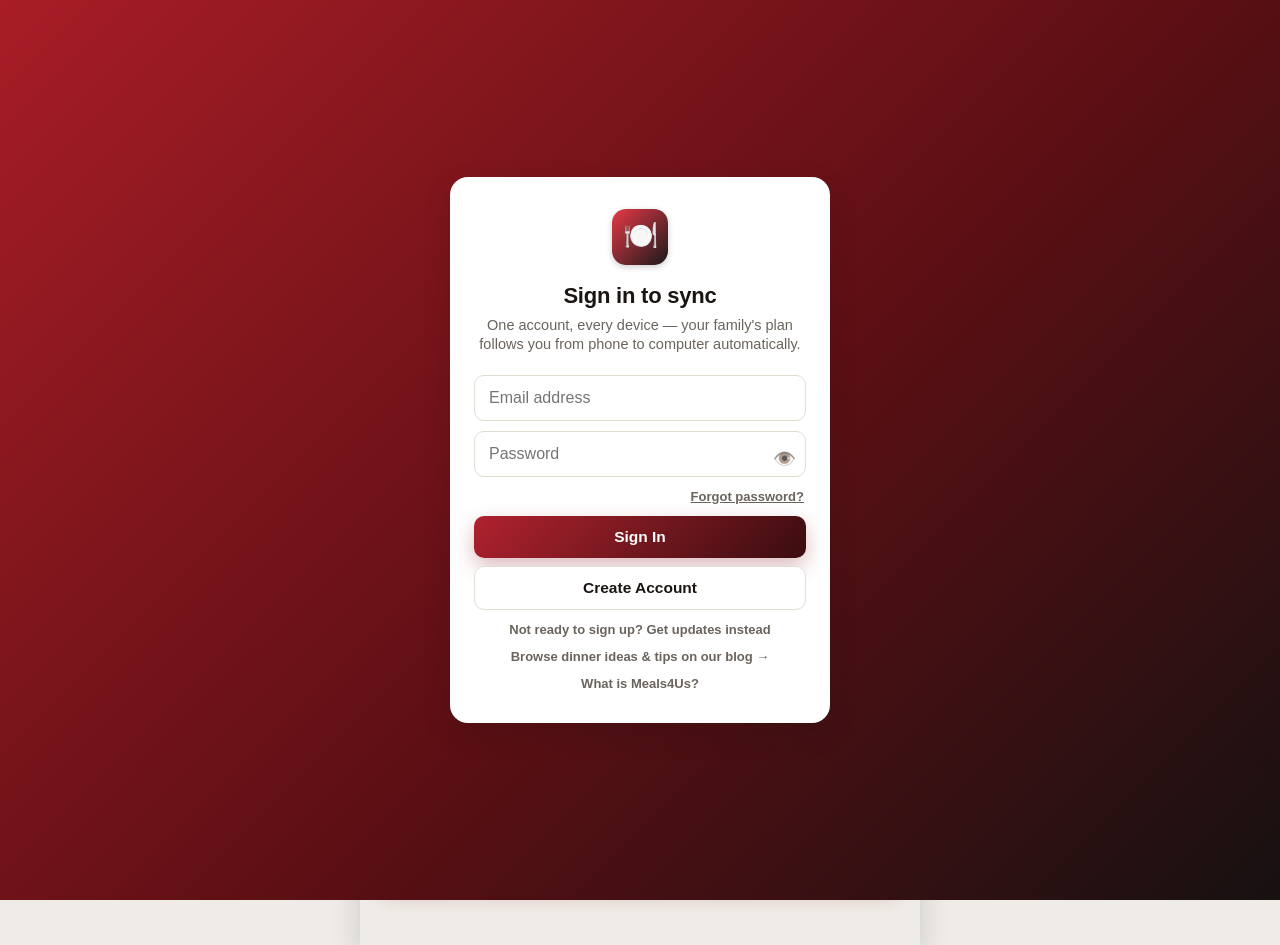
<file: index.html>
<!DOCTYPE html>
<html lang="en">
<head>
<meta charset="UTF-8" />
<meta name="viewport" content="width=device-width, initial-scale=1, maximum-scale=1" />
<title>Meals4Us — Weekly Family Meal Planner</title>
<meta name="description" content="Tell us about your family's food and Meals4Us builds a weekly meal plan and grocery list for you." />
<meta name="theme-color" content="#3A0D10" />
<!-- Social preview tags — without these, Facebook/etc fell back to the app icon,
     which draws its plate emoji as inline SVG <text>. Browsers render that fine,
     but Facebook's own image-scraping pipeline doesn't have a color-emoji font,
     so it rendered the emoji's raw Unicode codepoint ("1F37D") as text instead of
     the emoji itself. A plain PNG made for this purpose sidesteps that entirely. -->
<meta property="og:type" content="website" />
<link rel="canonical" href="https://meals4us.com/" />
<meta property="og:url" content="https://meals4us.com/" />
<meta property="og:title" content="Meals4Us — Weekly Family Meal Planner" />
<meta property="og:description" content="Tell us about your family's food and Meals4Us builds a weekly meal plan and grocery list for you." />
<meta property="og:image" content="https://meals4us.com/social-card.png" />
<meta property="og:image:width" content="1200" />
<meta property="og:image:height" content="630" />
<meta name="twitter:card" content="summary_large_image" />
<meta name="twitter:title" content="Meals4Us — Weekly Family Meal Planner" />
<meta name="twitter:description" content="Tell us about your family's food and Meals4Us builds a weekly meal plan and grocery list for you." />
<meta name="twitter:image" content="https://meals4us.com/social-card.png" />
<link rel="manifest" href="manifest.webmanifest" />
<link rel="icon" href="icon.svg" type="image/svg+xml" />
<link rel="apple-touch-icon" href="icon.svg" />
<link rel="stylesheet" href="styles.css" />
</head>
<body>

<div class="app-shell">

  <header class="app-header">
    <div class="brand">
      <img src="icon.svg" alt="" class="brand-mark" />
      <span class="brand-name">Meals<span>4</span>Us</span>
    </div>
    <div class="account-strip hidden" id="account-strip">
      <span id="account-email"></span>
      <span id="trial-badge" class="hidden"></span>
      <button type="button" id="btn-manage-billing" class="hidden">Manage billing</button>
      <a href="/blog/" class="strip-link" title="Dinner ideas and meal-planning tips">Blog</a>
      <button type="button" id="btn-welcome-tour" title="See everything Meals4Us can do">Tour</button>
      <button type="button" id="btn-sign-out">Sign out</button>
      <button type="button" id="btn-delete-account" class="strip-delete">Delete account</button>
    </div>
    <ol class="progress" id="progress" aria-label="Steps">
      <li data-step="1" class="active">Family</li>
      <li data-step="2">Profile</li>
      <li data-step="3">This Week</li>
      <li data-step="4">Grocery</li>
    </ol>
  </header>

  <!-- Auth gate: shown until she's signed in, so her data can sync to her account
       instead of staying stuck in one browser's storage. -->
  <div class="auth-gate hidden" id="auth-gate">
    <div class="auth-card">
      <img src="icon.svg" alt="" class="auth-icon" />

      <div id="auth-main">
      <h1>Sign in to sync</h1>
      <p class="subtitle">One account, every device — your family's plan follows you from phone to computer automatically.</p>

      <input type="email" id="auth-email" class="auth-input" placeholder="Email address" autocomplete="email" />
      <input type="password" id="auth-password" class="auth-input" placeholder="Password" autocomplete="current-password" />
      <button type="button" class="auth-link auth-forgot" id="btn-forgot">Forgot password?</button>
      <div style="position:absolute;left:-9999px" aria-hidden="true"><input id="auth-website" type="text" tabindex="-1" autocomplete="off"></div>
      <p class="auth-error hidden" id="auth-error"></p>

      <button type="button" class="btn btn-primary btn-full" id="btn-sign-in">Sign In</button>
      <button type="button" class="btn btn-secondary btn-full" id="btn-sign-up" style="margin-top:8px">Create Account</button>

      <button type="button" class="auth-link" id="btn-show-lead-form">Not ready to sign up? Get updates instead</button>
      <a class="auth-link" href="/blog/" style="text-align:center; text-decoration:none;">Browse dinner ideas &amp; tips on our blog &rarr;</a>
      <a href="about.html" class="auth-link" style="text-decoration:none;">What is Meals4Us?</a>

      <div class="lead-form hidden" id="lead-form">
        <p class="field-label" style="margin-top:14px">We'll only email you about Meals4Us — no spam.</p>
        <input type="email" id="lead-email" class="auth-input" placeholder="Email address" autocomplete="email" />
        <label class="lead-consent">
          <input type="checkbox" id="lead-consent" />
          <span>It's OK to email me about Meals4Us</span>
        </label>
        <p class="auth-error hidden" id="lead-error"></p>
        <button type="button" class="btn btn-secondary btn-full" id="btn-submit-lead">Keep Me Posted</button>
      </div>
      </div>

      <!-- Forgot password: same window, swaps in for the sign-in form. -->
      <div id="auth-forgot" class="hidden">
        <h1>Reset your password</h1>
        <div id="forgot-form">
          <p class="subtitle">Type the email you signed up with and we will email you a link.</p>
          <input type="email" id="forgot-email" class="auth-input" placeholder="Email address" autocomplete="email" />
          <p class="auth-error hidden" id="forgot-error" role="alert"></p>
          <button type="button" class="btn btn-primary btn-full" id="btn-forgot-send">Send reset link</button>
        </div>
        <div class="forgot-done hidden" id="forgot-done" role="status">
          <p class="forgot-done-msg" id="forgot-done-msg"></p>
          <p class="forgot-done-extra">It can take a few minutes; look in your spam folder too.</p>
        </div>
        <button type="button" class="auth-link" id="btn-forgot-back">Back to sign in</button>
      </div>
    </div>
  </div>

  <!-- Paywall gate: shown once the 7-day free trial (from account creation) ends,
       until an active subscription is confirmed. -->
  <div class="auth-gate hidden" id="paywall-gate">
    <div class="auth-card">
      <img src="icon.svg" alt="" class="auth-icon" />
      <h1>Your free trial has ended</h1>
      <p class="subtitle">Keep your family's meal plan, grocery list, and everything you've taught it going — $3.99/month, cancel anytime.</p>
      <p class="auth-error hidden" id="paywall-error"></p>

      <button type="button" class="btn btn-primary btn-full" id="btn-subscribe">Subscribe — $3.99/mo</button>
      <button type="button" class="auth-link" id="btn-paywall-sign-out">Sign out</button>
      <button type="button" class="auth-link" id="btn-paywall-delete">Delete my account</button>
    </div>
  </div>

  <!-- Delete-my-account: Google Play requires this inside any app that lets people sign up. -->
  <div class="auth-gate hidden" id="delete-gate">
    <div class="auth-card">
      <img src="icon.svg" alt="" class="auth-icon" />
      <h1>Delete my account</h1>
      <p class="subtitle" style="text-align:left">This permanently deletes your account and the meal plans saved with it from our server. Your subscription, if you have one, is cancelled right away. Anything saved on this device stays here until you clear it.</p>
      <input type="password" id="delete-password" class="auth-input" placeholder="Type your password to confirm" autocomplete="current-password" />
      <p class="auth-error hidden" id="delete-error"></p>
      <button type="button" class="btn btn-primary btn-full" id="btn-delete-confirm">Delete my account for good</button>
      <button type="button" class="btn btn-secondary btn-full" id="btn-delete-cancel" style="margin-top:8px">Keep my account</button>
    </div>
  </div>

  <!-- Welcome splash: the branded front door, shown at every sign-in.
       Dense by design — the whole thing fits on one screen, no scrolling. -->
  <div class="welcome-splash hidden" id="welcome-splash">
    <button type="button" class="ws-close" id="ws-close" aria-label="Close">✕</button>
    <div class="ws-inner">
      <div class="ws-brandrow">
        <img src="icon.svg" alt="" class="ws-icon" />
        <div>
          <div class="ws-brand">Meals<span>4</span>Us</div>
          <div class="ws-tag">Dinner, planned. Groceries, done.</div>
        </div>
      </div>
      <p class="ws-tonight hidden" id="ws-tonight"></p>
      <div class="ws-grid">
        <div class="ws-card"><b>Fits your family</b><span>Plans dinners around your likes, dislikes, and allergies.</span></div>
        <div class="ws-card"><b>250+ meal ideas + yours</b><span>Browse, search, Add to Day — or add your own recipes.</span></div>
        <div class="ws-card"><b>Make any meal yours</b><span>Rename it, swap ingredients, rewrite the steps — saved for good.</span></div>
        <div class="ws-card"><b>Sauces</b><span>Your own mixes plus 38 ready-mades, one tap onto any meal.</span></div>
        <div class="ws-card"><b>Store-sorted grocery list</b><span>Sorted by where you shop, quantities you can edit, saved with one tap.</span></div>
        <div class="ws-card"><b>Learns what you love</b><span>Love it / It's OK feedback shapes future weeks.</span></div>
        <div class="ws-card"><b>Two weeks at a glance</b><span>Real calendar dates, free days, meat swaps, sides, a no-repeat rule.</span></div>
        <div class="ws-card"><b>Follows you everywhere</b><span>One account keeps computer and phone in step.</span></div>
        <div class="ws-card"><b>Lock a week in</b><span>Add a password once it's set — nothing changes by accident after.</span></div>
        <div class="ws-card"><b>Nothing's ever lost</b><span>Every locked-in week is saved for good — revisit or reuse any of them.</span></div>
      </div>
      <button type="button" class="ws-go" id="ws-go">Start planning →</button>
    </div>
  </div>

  <main id="app">

    <!-- SCREEN 1: Tell Us About Your Family -->
    <section class="screen" id="screen-1" data-screen="1">
      <div class="screen-inner">
        <h1>Let's get to know your family.</h1>

        <div class="household-box">
          <p class="field-label" style="margin-top:0">How many are you feeding? <span>(scales every recipe and the grocery list — kids count as about half a portion)</span></p>
          <div class="household-row">
            <div class="household-field">
              <label for="household-adults">Adults</label>
              <input type="number" id="household-adults" min="0" value="2" />
            </div>
            <div class="household-field">
              <label for="household-kids">Kids</label>
              <input type="number" id="household-kids" min="0" value="2" />
            </div>
          </div>

          <div class="household-row" style="margin-top:10px">
            <div class="household-field">
              <label for="no-repeat-weeks" title="How long before a dish can come back around">Don't repeat a meal for</label>
              <select id="no-repeat-weeks" class="household-field-select">
                <option value="2">2 weeks</option>
                <option value="3" selected>3 weeks</option>
                <option value="4">4 weeks</option>
                <option value="6">6 weeks</option>
              </select>
            </div>
            <div class="household-field">
              <label for="season" title="Nudges toward heartier meals in fall/winter, lighter ones in spring/summer">Season</label>
              <select id="season" class="household-field-select">
                <option value="spring">🌱 Spring</option>
                <option value="summer">☀️ Summer</option>
                <option value="fall">🍂 Fall</option>
                <option value="winter">❄️ Winter</option>
              </select>
            </div>
          </div>
        </div>

        <div class="household-box" id="grocery-stores-box">
          <p class="field-label" style="margin-top:0">Your grocery stores <span>(so the grocery list can sort itself by where you shop)</span></p>
          <div class="tag-list store-tag-list" id="store-tag-list"></div>
          <div class="add-word-row">
            <input type="text" id="store-add-input" class="add-word-input" placeholder="Add a store (e.g. Costco)..." />
            <button type="button" class="add-word-btn" id="store-add-btn">+ Add</button>
          </div>
        </div>

        <p class="field-label">Tap a section to open it — the next page shows everything we learned:</p>
        <div class="chip-row" id="chip-row" aria-label="Tap a section to open it, then tap words to add them">
          <button type="button" class="chip" id="familytext-banner"><span class="chip-emoji">💬</span>Tell us in your own words</button>
          <div class="suggestion-box hidden" id="familytext-body">
            <textarea id="family-text" class="family-textarea" spellcheck="false"
              placeholder="Tell us about your family...&#10;&#10;Example: We love tacos, burgers and pasta. We don't eat fish. The kids don't like spicy food. We like easy meals and leftovers."></textarea>
            <button type="button" class="clear-text-btn" id="btn-clear-text">Clear text</button>
          </div>

          <button type="button" class="chip" data-key="love" data-label="Foods we love"><span class="chip-emoji">❤️</span>Foods we love</button>
          <button type="button" class="chip" data-key="meals" data-label="Favorite meals"><span class="chip-emoji">🍽️</span>Favorite meals</button>
          <button type="button" class="chip" data-key="dislike" data-label="Foods we don't like"><span class="chip-emoji">🚫</span>Foods we don't like</button>
          <button type="button" class="chip" data-key="allergies" data-label="Allergies"><span class="chip-emoji">⚠️</span>Allergies</button>
          <button type="button" class="chip" data-key="meats" data-label="Favorite meats"><span class="chip-emoji">🥩</span>Favorite meats</button>
          <button type="button" class="chip" data-key="veggies" data-label="Favorite vegetables"><span class="chip-emoji">🥦</span>Favorite vegetables</button>
          <button type="button" class="chip" data-key="cuisines" data-label="Favorite cuisines"><span class="chip-emoji">🌮</span>Favorite cuisines</button>
          <button type="button" class="chip" data-key="quick" data-label="Quick/easy meals"><span class="chip-emoji">⚡</span>Quick/easy meals</button>
          <button type="button" class="chip" data-key="pantry" data-label="Foods we keep at home"><span class="chip-emoji">🏡</span>Foods we keep at home</button>

          <div class="suggestion-box hidden" id="suggestion-box">
            <p class="suggestion-label" id="suggestion-label"></p>
            <div class="suggestion-row" id="suggestion-row"></div>
            <div class="add-word-row">
              <input type="text" id="add-word-input" class="add-word-input" placeholder="Not listed? Type your own..." />
              <button type="button" class="add-word-btn" id="add-word-btn">+ Add</button>
            </div>
          </div>

          <button type="button" class="chip" id="notes-banner"><span class="chip-emoji">📝</span>Anything else?</button>
          <div class="suggestion-box hidden" id="notes-body">
            <p class="suggestion-label">Totally optional — type freely, whatever's on your mind:</p>
            <textarea id="family-notes" class="family-textarea family-notes" spellcheck="false"
              placeholder="Anything the sections above didn't cover..."></textarea>
          </div>
        </div>

        <button type="button" class="reset-everything-btn" id="btn-reset-everything">Reset everything and start over</button>
      </div>

      <div class="screen-footer">
        <button class="btn btn-primary btn-full" id="btn-continue-1">Continue →</button>
      </div>
    </section>

    <!-- SCREEN 2: What We Learned -->
    <section class="screen hidden" id="screen-2" data-screen="2">
      <div class="screen-inner">
        <button type="button" class="back-link" data-back="2">Back</button>
        <h1>Here's what we learned.</h1>
        <p class="subtitle">Did we get it right?</p>

        <div class="learned-card">
          <h2>You Like</h2>
          <div class="tag-list" id="learned-likes"></div>
        </div>

        <div class="learned-card">
          <h2>You Don't Like</h2>
          <div class="tag-list" id="learned-dislikes"></div>
        </div>

        <div class="learned-card">
          <h2>How You Like to Cook</h2>
          <div class="tag-list" id="learned-style"></div>
        </div>

        <p class="empty-note hidden" id="learned-empty">We didn't catch much from your description — no problem, tap Edit to tell us more.</p>
      </div>

      <div class="screen-footer screen-footer-split">
        <button class="btn btn-secondary" id="btn-edit-2">Edit</button>
        <button class="btn btn-primary" id="btn-confirm-2">Yes, looks good</button>
      </div>
    </section>

    <!-- SCREEN 3: Let's Plan Your Week -->
    <section class="screen hidden" id="screen-3" data-screen="3">
      <div class="screen-inner">
        <button type="button" class="back-link" data-back="3">Back</button>
        <h1>Let's plan your week.</h1>
        <p class="subtitle">Here's what we've got so far — change anything that's not a fit.</p>

        <div class="week-updated-banner hidden" id="week-updated-banner">
          <span>🔄 Your week just updated from another device.</span>
          <div class="week-updated-actions">
            <button type="button" class="btn btn-secondary" id="btn-see-backup">See what changed</button>
            <button type="button" class="btn btn-secondary" id="btn-dismiss-backup">Dismiss</button>
          </div>
        </div>

        <div class="week-list" id="week-list"></div>

        <div class="week-actions">
          <button type="button" class="btn btn-secondary" id="btn-meal-ideas">Meal Ideas</button>
          <button type="button" class="btn btn-secondary" id="btn-my-sauces">My Sauces</button>
          <button type="button" class="btn btn-secondary" id="btn-past-weeks">Past Weeks</button>
          <button type="button" class="btn btn-secondary" id="btn-save-week" title="Save this week to your account now, so every device shows it">Save Week</button>
          <button type="button" class="btn btn-secondary" id="btn-lock-in" title="Save everything right now and confirm it's on the server">Lock It In</button>
          <button type="button" class="btn btn-secondary" id="btn-start-next-week">Start Next Week</button>
        </div>

        <button type="button" class="btn-undo-week hidden" id="btn-undo-week-change"></button>

        <p class="week-lock-status hidden" id="week-lock-status">🔒 This week is locked — tap any change to enter the password.</p>

        <div class="next-week-box hidden" id="next-week-box">
          <p class="field-label">📦 Coming next week</p>
          <div class="next-week-list" id="next-week-list"></div>
        </div>

        <div class="week2-header">
          <h2>Week 2 — planning ahead</h2>
          <p class="subtitle">A head start on the week after this one. Swap anything, or leave it as-is for now.</p>
        </div>
        <div class="week-list" id="week-list-2"></div>

        <label class="week2-grocery-toggle">
          <input type="checkbox" id="include-week2-groceries" />
          Also add Week 2's ingredients to the grocery list
        </label>

        <button type="button" class="btn btn-secondary btn-full add-recipe-btn" id="btn-add-recipe">+ Add Your Own Recipe</button>
      </div>

      <div class="screen-footer">
        <button class="btn btn-primary btn-full" id="btn-continue-3">Create Grocery List →</button>
      </div>
    </section>

    <!-- SCREEN 4: Grocery List -->
    <section class="screen hidden" id="screen-4" data-screen="4">
      <div class="screen-inner">
        <button type="button" class="back-link" data-back="4">Back</button>
        <h1>🛒 Your Grocery List</h1>
        <p class="subtitle">Built from this week's meals. Check off what you already have.</p>

        <div class="grocery-list" id="grocery-list"></div>

        <div class="week-actions" style="margin-bottom:10px">
          <button class="btn btn-secondary" id="btn-copy-list">Copy List</button>
          <button class="btn btn-secondary" id="btn-add-item">+ Add an item</button>
          <button class="btn btn-secondary" id="btn-save-grocery" title="Save everything right now and confirm it's on the server">Save List</button>
        </div>
      </div>

      <div class="screen-footer">
        <button class="btn btn-primary btn-full" id="btn-start-over">Start a New Week</button>
      </div>
    </section>

  </main>
</div>

<template id="tpl-tag">
  <span class="tag"></span>
</template>

<template id="tpl-day-card">
  <div class="day-card">
    <div class="day-name-row">
      <div class="day-name"></div>
      <span class="day-toggles">
        <button type="button" class="free-day-toggle">Free day</button>
        <button type="button" class="free-day-toggle leftovers-toggle" title="Eat up an earlier meal — we'll buy enough to cook it double">Leftovers</button>
      </span>
    </div>
    <div class="meal-row">
      <span class="meal-emoji"></span>
      <div class="meal-info">
        <div class="meal-name-row">
          <div class="meal-name"></div>
          <button type="button" class="rename-btn" title="Rename this meal" aria-label="Rename this meal">✏️</button>
        </div>
        <div class="meal-meta"></div>
      </div>
    </div>
    <div class="meal-actions">
      <button type="button" class="meal-btn love-btn">Love it</button>
      <button type="button" class="meal-btn ok-btn">It's OK</button>
      <button type="button" class="meal-btn view-btn">View</button>
    </div>
    <div class="meal-actions">
      <button type="button" class="meal-btn day-btn">Change Day</button>
      <button type="button" class="meal-btn swap-btn">Swap Meat</button>
      <button type="button" class="meal-btn remove-btn">Remove It</button>
    </div>
    <div class="meal-actions">
      <button type="button" class="meal-btn pick-recipe-btn">Pick Recipe</button>
      <button type="button" class="meal-btn side-editor-btn">Add/Swap Side</button>
      <button type="button" class="meal-btn sauce-editor-btn">Sauce</button>
    </div>
  </div>
</template>

<template id="tpl-free-day-card">
  <div class="day-card free-day-card">
    <div class="day-name-row">
      <div class="day-name"></div>
      <button type="button" class="free-day-toggle undo-free-day">Pick a meal</button>
    </div>
    <div class="free-day-body">
      <span class="free-day-emoji">🍽️</span>
      <div>
        <div class="free-day-title">Free day</div>
        <div class="free-day-subtitle">Eating out, leftovers, or whatever sounds good</div>
      </div>
    </div>
  </div>
</template>

<template id="tpl-grocery-store">
  <div class="grocery-store">
    <h2 class="grocery-store-title"></h2>
    <div class="grocery-store-categories"></div>
  </div>
</template>

<template id="tpl-grocery-category">
  <div class="grocery-category">
    <h2 class="grocery-category-title"></h2>
    <div class="grocery-items"></div>
  </div>
</template>

<template id="tpl-grocery-item">
  <label class="grocery-item">
    <input type="checkbox" class="grocery-check" />
    <span class="grocery-item-name"></span>
    <span class="grocery-item-qty-wrap">
      <input type="number" class="grocery-item-qty-input" min="0" step="0.25" inputmode="decimal" title="Adjust the quantity" />
      <span class="grocery-item-qty-unit"></span>
    </span>
    <select class="grocery-item-store-select" title="Which store this comes from"></select>
    <button type="button" class="grocery-remove" aria-label="Remove item">✕</button>
  </label>
</template>

<div class="modal-backdrop hidden" id="recipe-modal">
  <div class="modal-card">
    <button class="modal-close" id="modal-close" aria-label="Close">✕</button>
    <div id="modal-body"></div>
  </div>
</div>

<script src="recipes.js"></script>
<script src="app.js"></script>
<script src="sync.js"></script>

<script>
/* Show/hide password eye - wraps every password field on the page (and any
   added later) so tapping the eye reveals what was typed. */
(function(){
  var css = document.createElement("style");
  css.textContent = ".pw-wrap{position:relative;display:block}.pw-wrap>input{width:100%;box-sizing:border-box;padding-right:2.6em}.pw-eye{position:absolute;right:.45em;top:50%;transform:translateY(-50%);background:none;border:none;cursor:pointer;font-size:1.15em;padding:2px;line-height:1;opacity:.75;z-index:2}.pw-eye:hover{opacity:1}";
  document.head.appendChild(css);
  function addEye(inp){
    if (inp.closest(".pw-wrap")) return;
    var wrap = document.createElement("span");
    wrap.className = "pw-wrap";
    inp.parentNode.insertBefore(wrap, inp);
    wrap.appendChild(inp);
    var btn = document.createElement("button");
    btn.type = "button";
    btn.className = "pw-eye";
    btn.textContent = "\uD83D\uDC41\uFE0F";
    btn.setAttribute("aria-label", "Show password");
    btn.addEventListener("click", function(){
      var show = inp.type === "password";
      inp.type = show ? "text" : "password";
      btn.textContent = show ? "\uD83D\uDE48" : "\uD83D\uDC41\uFE0F";
      btn.setAttribute("aria-label", show ? "Hide password" : "Show password");
      inp.focus();
    });
    wrap.appendChild(btn);
  }
  function sweep(){ document.querySelectorAll('input[type="password"]').forEach(addEye); }
  sweep();
  new MutationObserver(sweep).observe(document.body, { childList: true, subtree: true });
})();
</script>
</body>
</html>
</file>
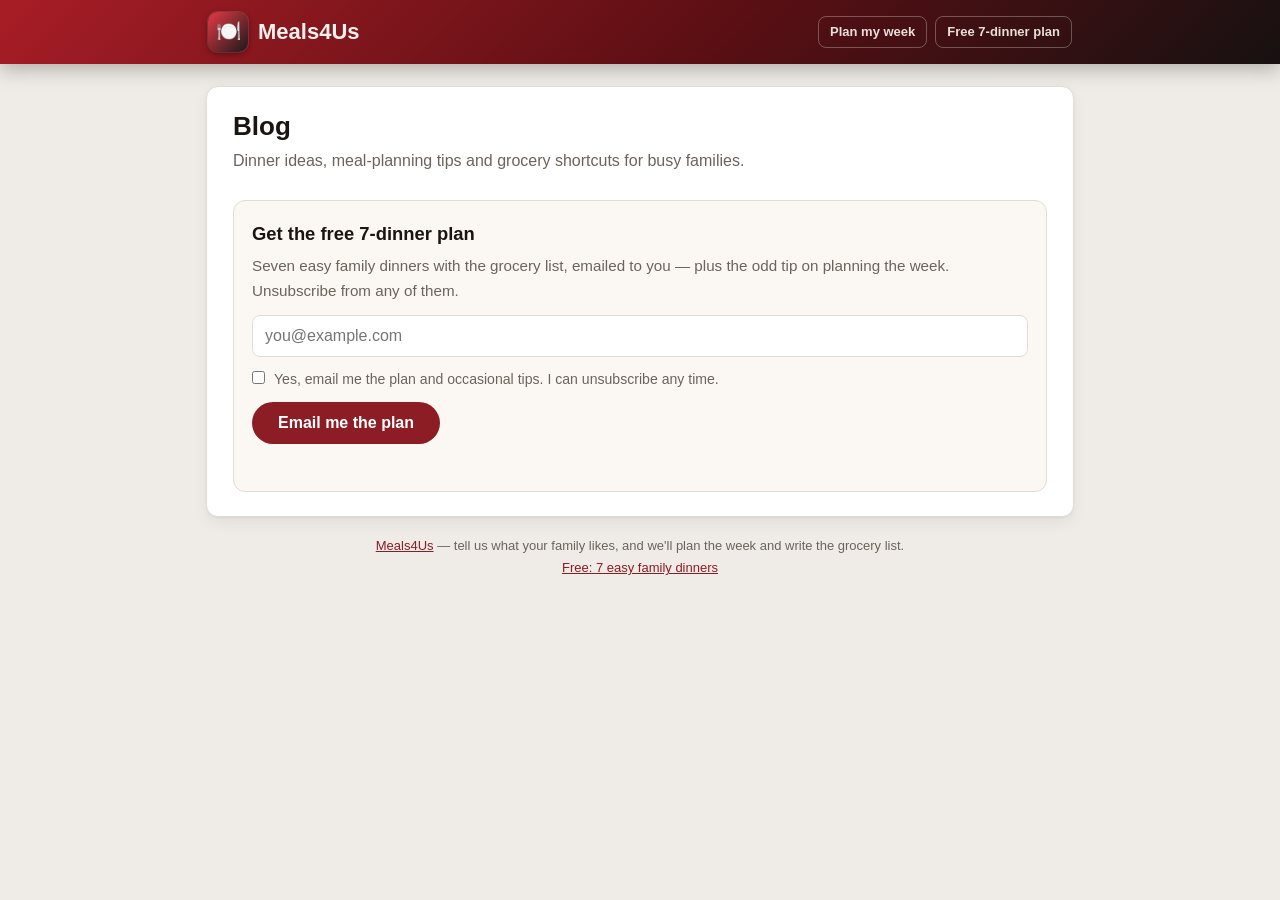
<file: blog/index.html>
<!DOCTYPE html>
<html lang="en">
<head>
<meta charset="UTF-8">
<meta name="viewport" content="width=device-width, initial-scale=1.0">
<title>Blog — Meals4Us</title>
<meta name="description" content="Family dinner ideas, weekly meal-planning tips and grocery shortcuts from Meals4Us.">
<!-- No canonical tag on purpose: this one file also serves every Soro article
     (/blog/?post=slug). A fixed canonical would tell Google each article is
     really the blog home page. Soro sets each article's title, description and
     BlogPosting data itself. -->
<meta name="theme-color" content="#3A0D10">
<link rel="icon" href="/icon.svg" type="image/svg+xml">
<meta property="og:type" content="website">
<meta property="og:site_name" content="Meals4Us">
<meta property="og:title" content="Blog — Meals4Us">
<meta property="og:description" content="Family dinner ideas, weekly meal-planning tips and grocery shortcuts.">
<meta property="og:image" content="https://meals4us.com/social-card.png">
<meta name="twitter:card" content="summary_large_image">
<style>
  /* Meals4Us tokens (styles.css): warm stone ground, near-black ink, the house
     red, and the same dark-red gradient as the app header. */
  :root{ --bg:#EFECE7; --card:#FFFFFF; --ink:#1B1512; --ink-soft:#6B645C; --line:#E2DCD3;
         --red:#8C1D24; --grad:linear-gradient(135deg,#A81D26 0%,#5C0F14 55%,#171111 100%); }
  *{box-sizing:border-box; margin:0; padding:0;}
  body{background:var(--bg); color:var(--ink); font:16px/1.6 -apple-system, BlinkMacSystemFont, "Segoe UI", Roboto, Helvetica, Arial, sans-serif;}
  a{color:var(--red);}
  .bar{background:var(--grad); box-shadow:0 6px 18px rgba(0,0,0,.25);}
  .bar-in{max-width:900px; margin:0 auto; padding:12px 18px; display:flex; align-items:center; gap:12px; flex-wrap:wrap;}
  .brand{display:flex; align-items:center; gap:10px; color:#F5F1EC; text-decoration:none; font-size:22px; font-weight:600;}
  .brand img{width:40px; height:40px; border-radius:10px; box-shadow:0 2px 6px rgba(0,0,0,.4), 0 0 0 1px rgba(255,255,255,.14);}
  .bar nav{margin-left:auto; display:flex; gap:8px; flex-wrap:wrap;}
  .bar nav a{color:rgba(245,241,236,.92); text-decoration:none; font-size:13px; font-weight:600;
             border:1px solid rgba(245,241,236,.3); border-radius:8px; padding:5px 11px;}
  .bar nav a:hover{background:rgba(255,255,255,.1);}
  main{max-width:900px; margin:22px auto 0; padding:0 16px;}
  .card{background:var(--card); border:1px solid var(--line); border-radius:12px; padding:24px 26px;
        box-shadow:0 1px 2px rgba(27,21,18,.06), 0 6px 16px rgba(27,21,18,.06);}
  h1{font-size:26px; line-height:1.2; color:var(--ink);}
  .lede{color:var(--ink-soft); margin:6px 0 20px;}
  footer{max-width:900px; margin:18px auto 40px; padding:0 16px; text-align:center; font-size:13px; color:var(--ink-soft); line-height:1.7;}
  /* The free-plan box under the articles — the blog's own way onto the email
     list, so a reader never has to go hunting for the guide page. */
  .signup{margin-top:26px; border:1px solid var(--line); border-radius:12px; padding:18px; background:#FBF8F4;}
  .signup b{font-size:1.15rem; color:var(--ink);}
  .signup p{margin:6px 0 12px; color:var(--ink-soft); font-size:.95rem;}
  .signup input[type=email]{width:100%; box-sizing:border-box; padding:11px 12px; font-size:1rem; border:1px solid var(--line); border-radius:8px;}
  .signup .consent{display:flex; gap:9px; align-items:flex-start; margin:11px 0 12px; font-size:.88rem; color:var(--ink-soft);}
  .signup .consent input{margin-top:3px;}
  .signup button{background:var(--red); color:#fff; border:0; border-radius:999px; padding:12px 26px; font-size:1rem; font-weight:600; cursor:pointer;}
  .signup button:disabled{opacity:.6; cursor:default;}
  .bl-msg{min-height:20px; margin-top:9px; font-size:.9rem;}
  .bl-msg.bad{color:#9b2c2c;} .bl-msg.good{color:#1f6b4a;}
  @media (max-width:560px){ .card{padding:18px 16px;} h1{font-size:22px;} .brand{font-size:20px;} .bar nav{margin-left:0;} }
</style>
</head>
<body>

<div class="bar"><div class="bar-in">
  <a class="brand" href="/"><img src="/icon.svg" alt="">Meals4Us</a>
  <nav>
    <a href="/">Plan my week</a>
    <a href="/guide">Free 7-dinner plan</a>
  </nav>
</div></div>

<main>
  <div class="card">
    <h1>Blog</h1>
    <p class="lede">Dinner ideas, meal-planning tips and grocery shortcuts for busy families.</p>

    <!-- Soro blog embed — articles are published from the Soro dashboard -->
    <div id="soro-blog"></div>
    <script src="https://app.trysoro.com/api/embed/6cce0a15-445b-456e-8842-4ef5b4b8fd77" defer></script>
    <div class="signup" id="blogSignup">
      <b>Get the free 7-dinner plan</b>
      <p>Seven easy family dinners with the grocery list, emailed to you — plus the odd
      tip on planning the week. Unsubscribe from any of them.</p>
      <input id="bl_e" type="email" inputmode="email" autocomplete="email" placeholder="you@example.com">
      <label class="consent"><input id="bl_c" type="checkbox">
        <span>Yes, email me the plan and occasional tips. I can unsubscribe any time.</span></label>
      <button id="bl_b" type="button">Email me the plan</button>
      <div class="bl-msg" id="bl_m" role="status"></div>
    </div>
  </div>
</main>

<footer>
  <a href="/">Meals4Us</a> — tell us what your family likes, and we'll plan the week and write the grocery list.<br>
  <a href="/guide">Free: 7 easy family dinners</a>
</footer>

<script>
// Soro blog trial: stamp visitors as "blog" in the same meals4us_src key the app
// reads at signup (sync.js), so a signup that starts here is counted under
// "blog" in the Command Center instead of "direct". First touch wins — a visitor
// who already arrived with a source keeps it; a ?src= on a blog link is honoured.
(function () {
  var fromUrl = null, stored = null;
  try { fromUrl = new URLSearchParams(location.search).get('src'); } catch (_) {}
  try { stored = localStorage.getItem('meals4us_src'); } catch (_) {}
  var src = (fromUrl || stored || 'blog').slice(0, 60);
  if (!stored || fromUrl) { try { localStorage.setItem('meals4us_src', src); } catch (_) {} }
  var q = 'src=' + encodeURIComponent(src);
  Array.prototype.forEach.call(document.querySelectorAll('.bar a, footer a'), function (a) {
    var h = a.getAttribute('href');
    if (!h || h.indexOf('/blog') === 0) return;
    a.setAttribute('href', h + (h.indexOf('?') > -1 ? '&' : '?') + q);
  });
})();
</script>


<script>
// Blog readers who want the free guide. Same rules as the guide page: the
// checkbox is the permission record, and the button refuses to send without
// it. Nothing here touches the Soro embed above.
(function () {
  var API = 'https://the-binder-api.onrender.com';
  var b = document.getElementById('bl_b'); if (!b) return;
  var e = document.getElementById('bl_e'), c = document.getElementById('bl_c'), m = document.getElementById('bl_m');
  function send() {
    var addr = (e.value || '').trim();
    m.className = 'bl-msg';
    if (!/^[^@\s]+@[^@\s]+\.[^@\s]+$/.test(addr)) { m.className = 'bl-msg bad'; m.textContent = 'Please enter a valid email address.'; return; }
    if (!c.checked) { m.className = 'bl-msg bad'; m.textContent = 'Please tick the box so we know it is OK to email you.'; return; }
    var src = 'blog';
    try { src = localStorage.getItem('meals4us_src') || 'blog'; } catch (_) {}
    b.disabled = true; m.textContent = 'Sending…';
    fetch(API + '/meals4us/lead', { method: 'POST', headers: { 'Content-Type': 'application/json' },
      body: JSON.stringify({ email: addr, source: src, consent: true }) })
      .then(function (r) { return r.json().catch(function () { return {}; }).then(function (d) {
        if (!r.ok) throw new Error(d.error || 'Something went wrong — please try again.');
        m.className = 'bl-msg good'; m.textContent = 'Thank you — the plan is on its way to your inbox.';
        e.disabled = true; c.disabled = true;
      }); })
      .catch(function (err) { b.disabled = false; m.className = 'bl-msg bad'; m.textContent = err.message; });
  }
  b.addEventListener('click', send);
  e.addEventListener('keydown', function (ev) { if (ev.key === 'Enter') send(); });
})();
</script>
</body>
</html>
</file>
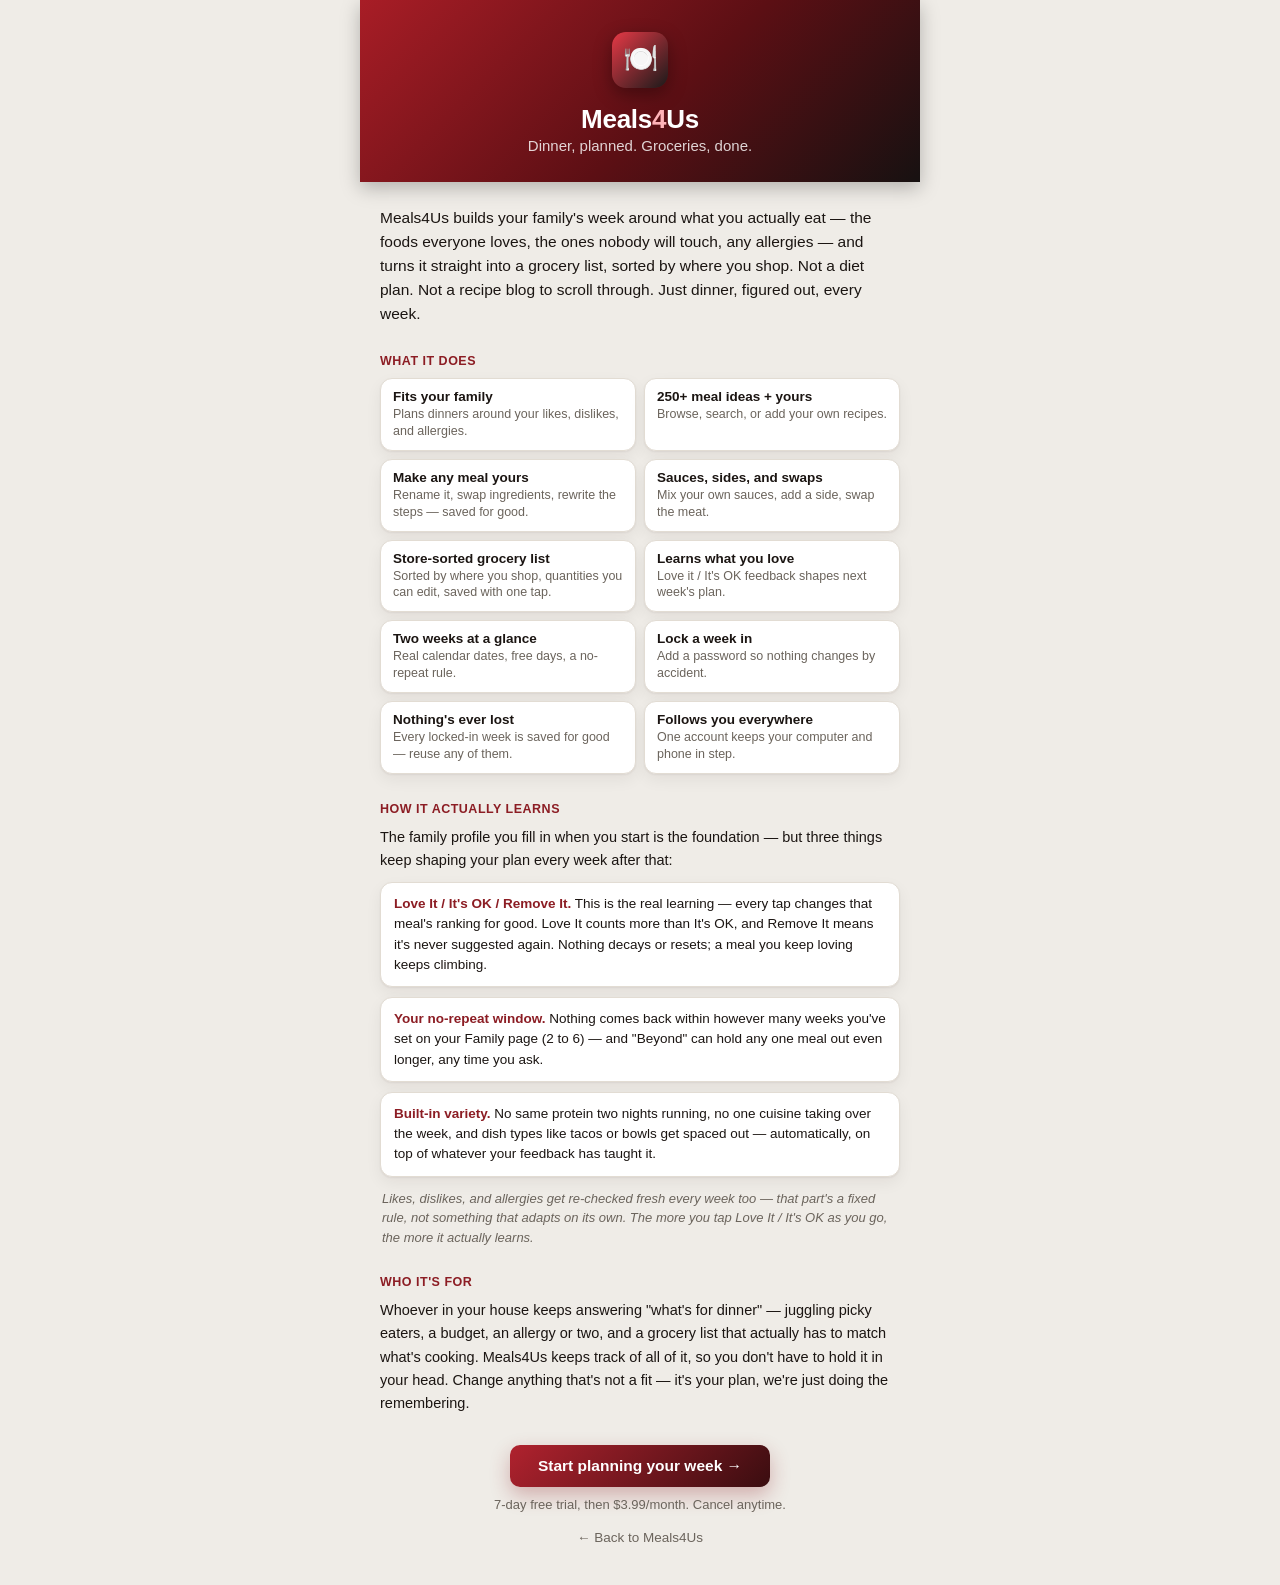
<file: about.html>
<!DOCTYPE html>
<html lang="en">
<head>
<meta charset="UTF-8" />
<meta name="viewport" content="width=device-width, initial-scale=1" />
<title>About Meals4Us — Weekly Family Meal Planner</title>
<meta name="description" content="Meals4Us plans your family's week around what you actually eat, then turns it straight into a grocery list sorted by where you shop." />
<meta property="og:type" content="website" />
<meta property="og:url" content="https://meals4us.com/about.html" />
<meta property="og:title" content="About Meals4Us" />
<meta property="og:description" content="Meals4Us plans your family's week around what you actually eat, then turns it straight into a grocery list sorted by where you shop." />
<meta property="og:image" content="https://meals4us.com/social-card.png" />
<link rel="icon" href="icon.svg" type="image/svg+xml" />
<link rel="stylesheet" href="styles.css" />
<style>
  .about-shell { max-width: 560px; margin: 0 auto; padding-bottom: 40px; }
  .about-hero {
    background: var(--header-gradient);
    padding: 32px 20px 28px;
    text-align: center;
    box-shadow: 0 6px 18px rgba(0, 0, 0, 0.25);
  }
  .about-icon { width: 56px; height: 56px; border-radius: 14px; box-shadow: 0 6px 18px rgba(0,0,0,.35); }
  .about-brand { font-size: 26px; font-weight: 800; color: #fff; margin: 12px 0 2px; letter-spacing: -0.01em; }
  .about-brand span { color: #FFB3B8; }
  .about-tag { font-size: 15px; color: rgba(255,255,255,.82); margin: 0; }
  .about-body { padding: 24px 20px 0; }
  .about-lede { font-size: 15.5px; line-height: 1.55; color: var(--ink); margin: 0 0 22px; }
  .about-section-title {
    font-size: 12.5px; font-weight: 700; text-transform: uppercase; letter-spacing: .04em;
    color: var(--red); margin: 28px 0 10px;
  }
  .about-grid { display: grid; grid-template-columns: 1fr 1fr; gap: 8px; }
  .about-card {
    background: var(--card); border: 1px solid var(--line); border-radius: var(--radius);
    padding: 10px 12px; box-shadow: var(--shadow);
  }
  .about-card b { display: block; font-size: 13.5px; color: var(--ink); font-weight: 700; margin-bottom: 2px; }
  .about-card span { display: block; font-size: 12.5px; color: var(--ink-soft); line-height: 1.35; }
  .about-who { font-size: 14.5px; line-height: 1.6; color: var(--ink); margin: 0; }
  .about-learn-list { display: flex; flex-direction: column; gap: 10px; }
  .about-learn-item {
    background: var(--card); border: 1px solid var(--line); border-radius: var(--radius);
    padding: 11px 13px; box-shadow: var(--shadow); font-size: 13.5px; line-height: 1.5; color: var(--ink);
  }
  .about-learn-item b { color: var(--red); }
  .about-learn-note { font-size: 13px; line-height: 1.5; color: var(--ink-soft); margin: 12px 2px 0; font-style: italic; }
  .about-cta { padding: 30px 20px 0; text-align: center; }
  .about-price { font-size: 13px; color: var(--ink-soft); margin: 10px 0 0; }
  .about-back { display: block; text-align: center; margin: 18px 0 0; font-size: 13.5px; color: var(--ink-soft); text-decoration: none; }
  .about-back:hover { color: var(--red); }
  @media (max-width: 380px) { .about-grid { grid-template-columns: 1fr; } }
</style>
</head>
<body>

<div class="about-shell">
  <div class="about-hero">
    <img src="icon.svg" alt="" class="about-icon" />
    <div class="about-brand">Meals<span>4</span>Us</div>
    <p class="about-tag">Dinner, planned. Groceries, done.</p>
  </div>

  <div class="about-body">
    <p class="about-lede">
      Meals4Us builds your family's week around what you actually eat — the
      foods everyone loves, the ones nobody will touch, any allergies — and
      turns it straight into a grocery list, sorted by where you shop. Not a
      diet plan. Not a recipe blog to scroll through. Just dinner, figured
      out, every week.
    </p>

    <h2 class="about-section-title">What it does</h2>
    <div class="about-grid">
      <div class="about-card"><b>Fits your family</b><span>Plans dinners around your likes, dislikes, and allergies.</span></div>
      <div class="about-card"><b>250+ meal ideas + yours</b><span>Browse, search, or add your own recipes.</span></div>
      <div class="about-card"><b>Make any meal yours</b><span>Rename it, swap ingredients, rewrite the steps — saved for good.</span></div>
      <div class="about-card"><b>Sauces, sides, and swaps</b><span>Mix your own sauces, add a side, swap the meat.</span></div>
      <div class="about-card"><b>Store-sorted grocery list</b><span>Sorted by where you shop, quantities you can edit, saved with one tap.</span></div>
      <div class="about-card"><b>Learns what you love</b><span>Love it / It's OK feedback shapes next week's plan.</span></div>
      <div class="about-card"><b>Two weeks at a glance</b><span>Real calendar dates, free days, a no-repeat rule.</span></div>
      <div class="about-card"><b>Lock a week in</b><span>Add a password so nothing changes by accident.</span></div>
      <div class="about-card"><b>Nothing's ever lost</b><span>Every locked-in week is saved for good — reuse any of them.</span></div>
      <div class="about-card"><b>Follows you everywhere</b><span>One account keeps your computer and phone in step.</span></div>
    </div>

    <h2 class="about-section-title">How it actually learns</h2>
    <p class="about-who" style="margin-bottom:10px">
      The family profile you fill in when you start is the foundation — but
      three things keep shaping your plan every week after that:
    </p>
    <div class="about-learn-list">
      <div class="about-learn-item"><b>Love It / It's OK / Remove It.</b> This is the real learning — every tap changes that meal's ranking for good. Love It counts more than It's OK, and Remove It means it's never suggested again. Nothing decays or resets; a meal you keep loving keeps climbing.</div>
      <div class="about-learn-item"><b>Your no-repeat window.</b> Nothing comes back within however many weeks you've set on your Family page (2 to 6) — and "Beyond" can hold any one meal out even longer, any time you ask.</div>
      <div class="about-learn-item"><b>Built-in variety.</b> No same protein two nights running, no one cuisine taking over the week, and dish types like tacos or bowls get spaced out — automatically, on top of whatever your feedback has taught it.</div>
    </div>
    <p class="about-learn-note">Likes, dislikes, and allergies get re-checked fresh every week too — that part's a fixed rule, not something that adapts on its own. The more you tap Love It / It's OK as you go, the more it actually learns.</p>

    <h2 class="about-section-title">Who it's for</h2>
    <p class="about-who">
      Whoever in your house keeps answering "what's for dinner" — juggling
      picky eaters, a budget, an allergy or two, and a grocery list that
      actually has to match what's cooking. Meals4Us keeps track of all of
      it, so you don't have to hold it in your head. Change anything that's
      not a fit — it's your plan, we're just doing the remembering.
    </p>
  </div>

  <div class="about-cta">
    <a href="index.html" class="btn btn-primary" style="display:inline-block;text-decoration:none;padding:12px 28px;">Start planning your week →</a>
    <p class="about-price">7-day free trial, then $3.99/month. Cancel anytime.</p>
    <a href="index.html" class="about-back">← Back to Meals4Us</a>
  </div>
</div>

</body>
</html>
</file>
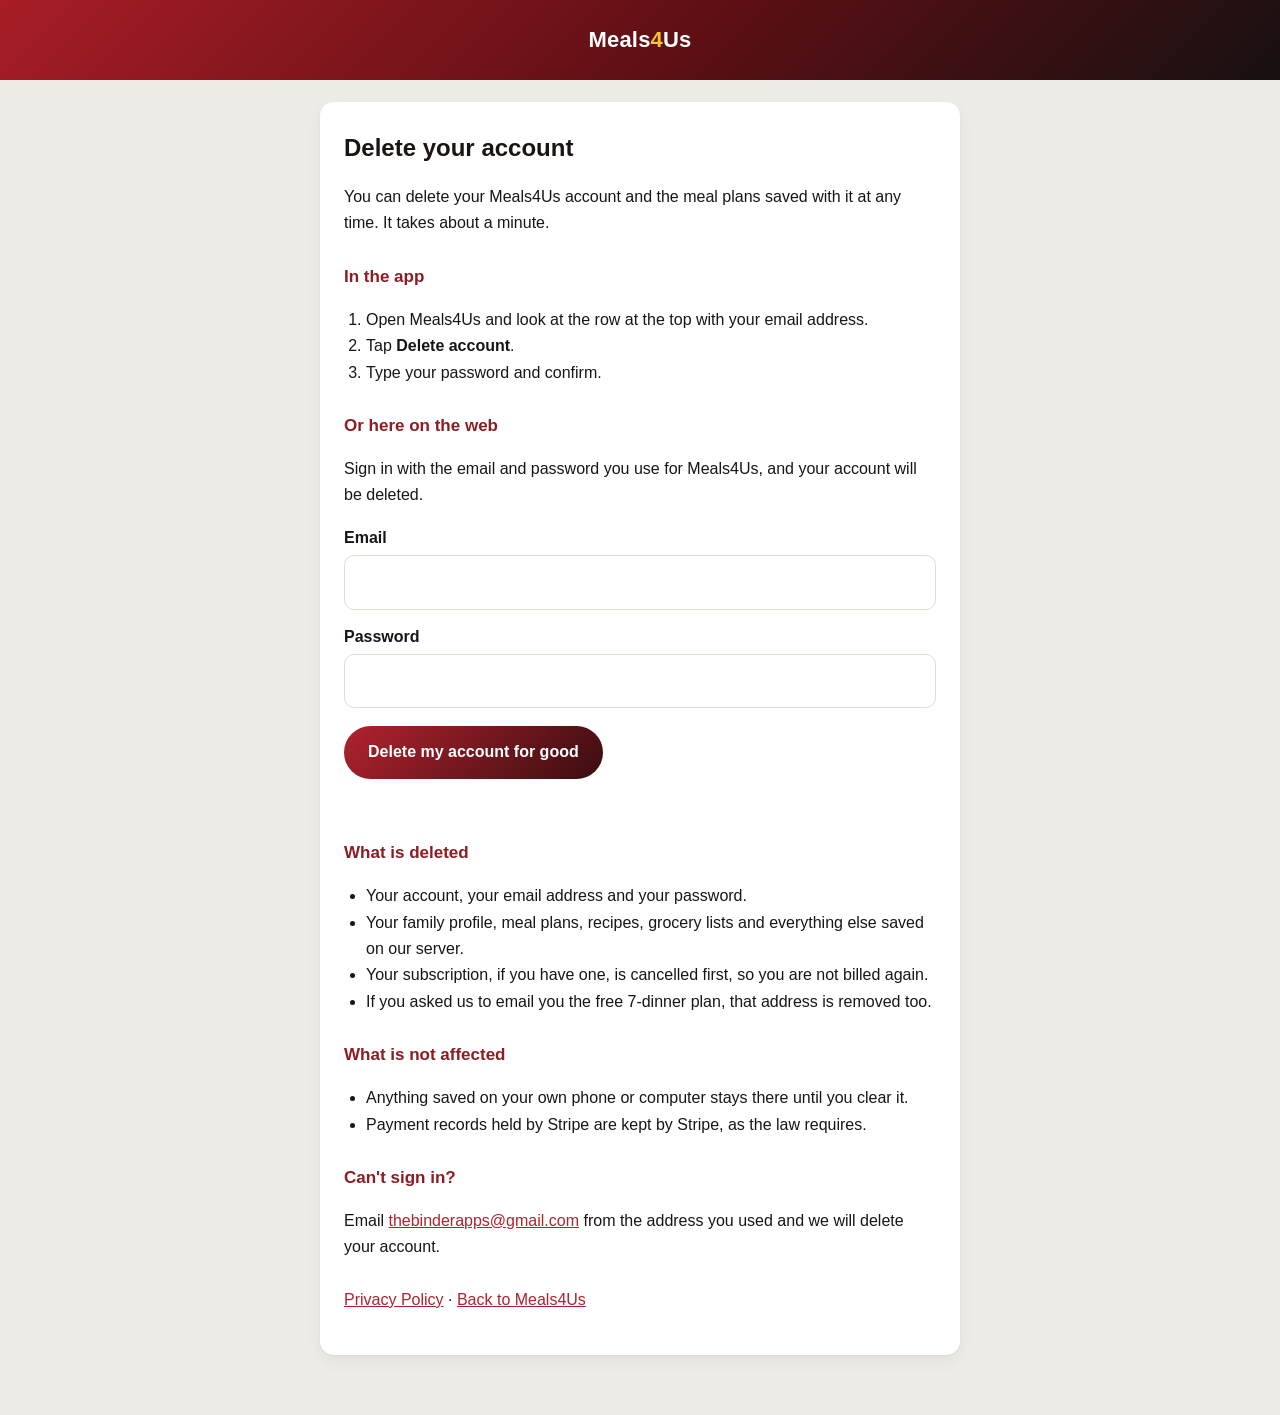
<file: delete-account.html>
<!DOCTYPE html>
<html lang="en">
<head>
<meta charset="UTF-8" />
<meta name="viewport" content="width=device-width, initial-scale=1" />
<title>Delete your account — Meals4Us</title>
<meta name="description" content="How to delete your Meals4Us account and the meal plans saved with it." />
<link rel="canonical" href="https://meals4us.com/delete-account" />
<link rel="icon" href="/icon.svg" type="image/svg+xml" />
<style>
  :root { --bg:#EFECE7; --card:#FFFFFF; --ink:#1B1512; --ink-soft:#6B645C; --line:#E2DCD3; --red:#8C1D24; --red-bright:#B0222E;
          --header-gradient: linear-gradient(135deg, #A81D26 0%, #5C0F14 55%, #171111 100%); }
  * { box-sizing: border-box; }
  body { margin:0; background:var(--bg); color:var(--ink); font:16px/1.65 -apple-system,BlinkMacSystemFont,"Segoe UI",Roboto,Helvetica,Arial,sans-serif; }
  header { background:var(--header-gradient); color:#fff; padding:22px 18px; text-align:center; font-weight:800; font-size:22px; letter-spacing:.2px; }
  header span { color:#F2C433; }
  main { max-width:640px; margin:22px auto 60px; background:var(--card); border-radius:14px; padding:26px 24px; box-shadow:0 1px 2px rgba(27,21,18,.06),0 6px 16px rgba(27,21,18,.06); }
  h1 { font-size:24px; margin:0 0 6px; }
  h2 { font-size:17px; margin:26px 0 6px; color:var(--red); }
  p, li { color:var(--ink); } ul, ol { padding-left:22px; }
  a { color:var(--red-bright); }
  label { display:block; font-weight:600; margin-top:14px; }
  input { width:100%; padding:13px 14px; font:inherit; font-size:16px; color:var(--ink); background:#fff; border:1px solid var(--line); border-radius:10px; margin-top:4px; }
  input:focus { outline:none; border-color:var(--red); box-shadow:0 0 0 3px rgba(140,29,36,.12); }
  button { margin-top:18px; padding:13px 24px; font:inherit; font-weight:700; border:0; border-radius:999px; color:#fff; cursor:pointer; background:linear-gradient(135deg,var(--red-bright),#3A0D10); }
  button:disabled { opacity:.55; cursor:default; }
  #msg { margin-top:12px; min-height:1.4em; font-weight:600; }
  #msg.ok { color:#2E7D32; } #msg.bad { color:var(--red); }
</style>
</head>
<body>
<header>Meals<span>4</span>Us</header>
<main>
  <h1>Delete your account</h1>
  <p>You can delete your Meals4Us account and the meal plans saved with it at any time. It takes about a minute.</p>

  <h2>In the app</h2>
  <ol>
    <li>Open Meals4Us and look at the row at the top with your email address.</li>
    <li>Tap <b>Delete account</b>.</li>
    <li>Type your password and confirm.</li>
  </ol>

  <h2>Or here on the web</h2>
  <p>Sign in with the email and password you use for Meals4Us, and your account will be deleted.</p>
  <form id="f" autocomplete="on">
    <label for="e">Email</label>
    <input id="e" type="email" autocomplete="email" required />
    <label for="p">Password</label>
    <input id="p" type="password" autocomplete="current-password" required />
    <button id="go" type="submit">Delete my account for good</button>
  </form>
  <div id="msg" role="status"></div>

  <h2>What is deleted</h2>
  <ul>
    <li>Your account, your email address and your password.</li>
    <li>Your family profile, meal plans, recipes, grocery lists and everything else saved on our server.</li>
    <li>Your subscription, if you have one, is cancelled first, so you are not billed again.</li>
    <li>If you asked us to email you the free 7-dinner plan, that address is removed too.</li>
  </ul>

  <h2>What is not affected</h2>
  <ul>
    <li>Anything saved on your own phone or computer stays there until you clear it.</li>
    <li>Payment records held by Stripe are kept by Stripe, as the law requires.</li>
  </ul>

  <h2>Can't sign in?</h2>
  <p>Email <a href="mailto:thebinderapps@gmail.com?subject=Delete%20my%20Meals4Us%20account">thebinderapps@gmail.com</a>
  from the address you used and we will delete your account.</p>

  <p style="margin-top:26px"><a href="https://thebinderapps.com/privacy.html">Privacy Policy</a> &middot; <a href="/">Back to Meals4Us</a></p>
</main>
<script>
(function(){
  var API = 'https://the-binder-api.onrender.com';
  var f = document.getElementById('f'), msg = document.getElementById('msg'), go = document.getElementById('go');
  function say(t, cls){ msg.textContent = t; msg.className = cls || ''; }
  async function post(path, body, token){
    var r = await fetch(API + path, { method: 'POST',
      headers: Object.assign({ 'Content-Type': 'application/json' }, token ? { Authorization: 'Bearer ' + token } : {}),
      body: JSON.stringify(body) });
    var d = await r.json().catch(function(){ return {}; });
    if (!r.ok) throw new Error(d.error || 'Something went wrong. Please try again.');
    return d;
  }
  f.addEventListener('submit', async function(ev){
    ev.preventDefault();
    var email = document.getElementById('e').value.trim(), pw = document.getElementById('p').value;
    if (!email || !pw) { say('Type your email and password first.', 'bad'); return; }
    go.disabled = true; say('Checking your details… this can take a few seconds the first time.');
    try {
      var s = await post('/meals4us/auth/login', { email: email, password: pw });
      say('Deleting…');
      await post('/meals4us/account/delete', { password: pw }, s.token);
      try { localStorage.removeItem('meals4us.session'); } catch (e) {}
      f.reset(); f.style.display = 'none';
      say('Your account has been deleted. We sent a confirmation to your email.', 'ok');
    } catch (err) {
      say(err.message, 'bad'); go.disabled = false;
    }
  });
})();
</script>
</body>
</html>
</file>
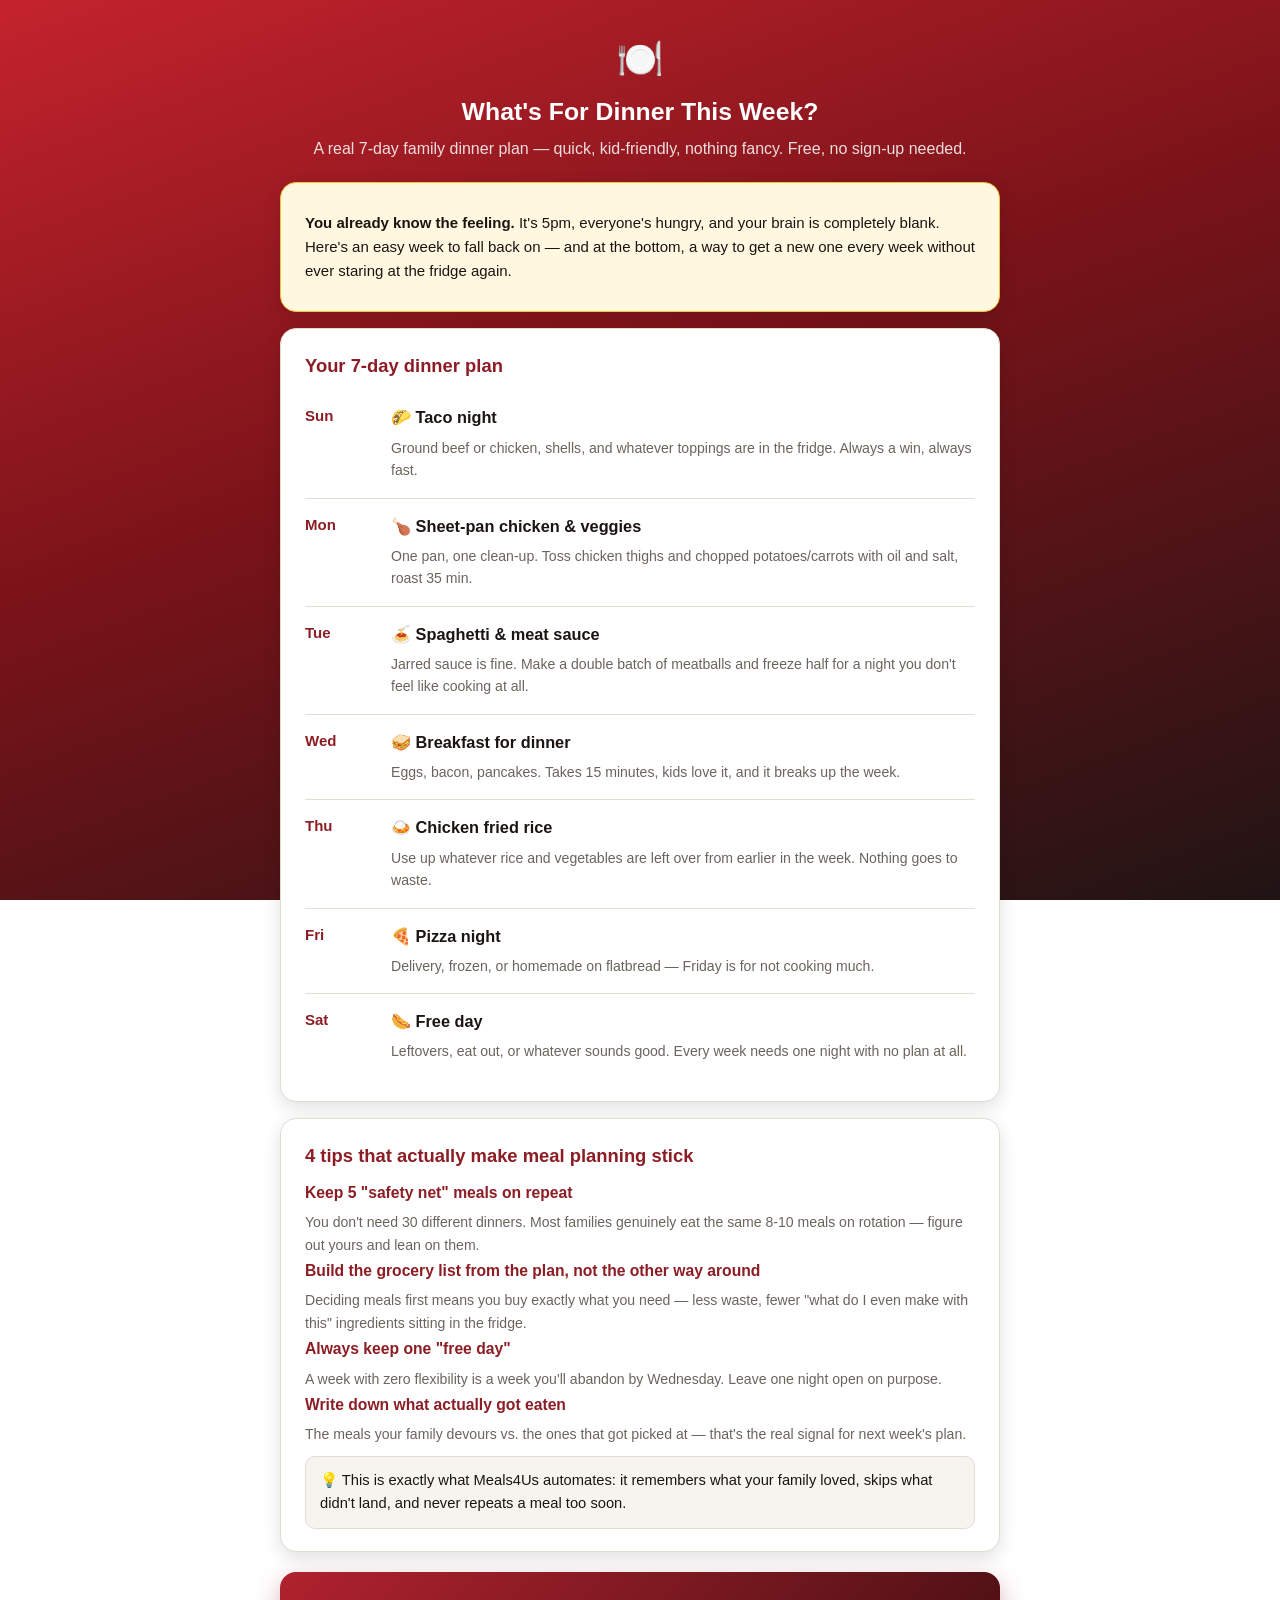
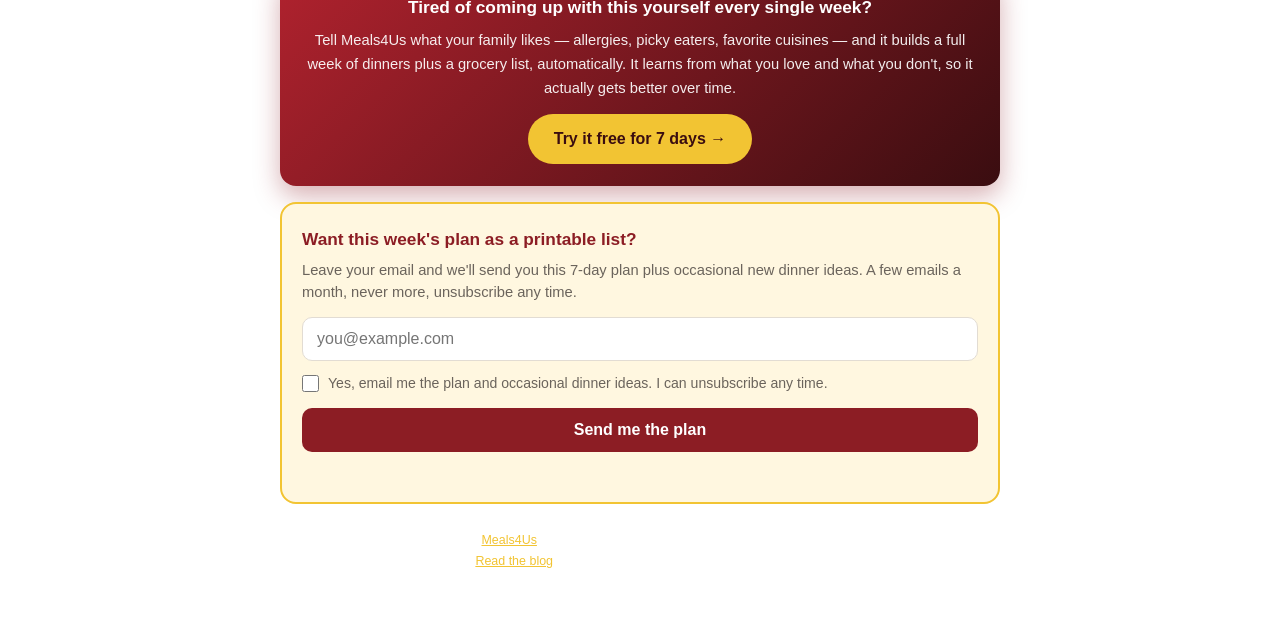
<file: guide.html>
<!DOCTYPE html>
<html lang="en">
<head>
<meta charset="UTF-8">
<meta name="viewport" content="width=device-width, initial-scale=1.0">
<title>What's For Dinner This Week? 7 Easy Family Meals (Free Plan Inside)</title>
<meta name="description" content="Stuck on what to make for dinner? Here's a real 7-day family dinner plan — quick, kid-friendly, no fancy ingredients — plus how to build a new one every week without thinking about it.">
<link rel="canonical" href="https://meals4us.com/guide.html">
<link rel="icon" href="icon.svg" type="image/svg+xml">
<meta property="og:title" content="What's For Dinner This Week? 7 Easy Family Meals">
<meta property="og:description" content="A real 7-day family dinner plan, free — plus a tool that builds a new one every week based on what your family actually likes.">
<meta property="og:url" content="https://meals4us.com/guide.html">
<meta property="og:type" content="article">
<meta property="og:site_name" content="Meals4Us">
<meta name="twitter:card" content="summary">
<meta name="twitter:title" content="What's For Dinner This Week? 7 Easy Family Meals">
<meta name="twitter:description" content="A real 7-day family dinner plan, free — plus a tool that builds a new one every week based on what your family actually likes.">
<style>
  :root{ --ink:#1B1512; --ink-soft:#6B645C; --red:#8C1D24; --red-bright:#B0222E; --gold:#F2C433;
         --card:#FFFFFF; --line:#E2DCD3; --bg:#EFECE7; }
  *{box-sizing:border-box; margin:0; padding:0;}
  body{background:linear-gradient(160deg,#C4232D 0%,#7A1319 45%,#201414 100%) fixed; color:var(--ink);
       font:15px/1.6 -apple-system, BlinkMacSystemFont, "Segoe UI", Roboto, Helvetica, Arial, sans-serif;
       padding:28px 16px 60px;}
  main{max-width:720px; margin:0 auto;}
  header{text-align:center; color:#fff; margin-bottom:20px;}
  header .icon{font-size:2.4rem;}
  h1{font-size:1.55rem; font-weight:800; margin-top:8px; color:#fff; line-height:1.25;}
  header p{color:rgba(255,255,255,.85); margin-top:8px; font-size:1rem;}
  .card{background:var(--card); border:1px solid var(--line); border-radius:16px; padding:22px 24px; margin-top:16px;
        box-shadow:0 6px 18px rgba(0,0,0,.12);}
  .intro{background:#FFF7E0; border-color:var(--gold);}
  h2{color:var(--red); font-size:1.15rem; font-weight:800; margin-bottom:10px;}
  h3{color:var(--red); font-size:.98rem; font-weight:700; margin:2px 0;}
  p{margin:6px 0;}
  .why{color:var(--ink-soft); font-size:.88rem; margin-bottom:2px;}
  .day-row{display:flex; gap:14px; padding:14px 0; border-bottom:1px solid var(--line);}
  .day-row:last-child{border-bottom:none;}
  .day-name{width:72px; flex-shrink:0; font-weight:800; color:var(--red);}
  .day-body b{display:block; font-size:1.02rem;}
  ul{margin:8px 0 0 22px;}
  li{margin:7px 0;}
  .tip{background:#F7F4EF; border:1px solid var(--line); border-radius:10px; padding:12px 14px; margin-top:10px; font-size:.92rem;}
  .cta{display:block; background:linear-gradient(135deg, var(--red-bright), #3A0D10); border-radius:16px;
       padding:22px 24px; margin-top:20px; text-align:center; text-decoration:none; color:#fff;
       box-shadow:0 10px 26px rgba(140,29,36,.35);}
  .cta b{display:block; font-size:1.08rem; margin-bottom:8px;}
  .cta span{display:block; color:rgba(255,255,255,.92); font-size:.92rem;}
  .cta .btn{display:inline-block; margin-top:14px; background:var(--gold); color:#3A0D10; font-weight:800;
       padding:12px 26px; border-radius:999px; font-size:1rem;}
  .signup{background:#FFF7E0; border:2px solid var(--gold); border-radius:16px; padding:22px 20px; margin-top:16px;}
  .signup b{display:block; font-size:1.08rem; margin-bottom:6px; color:var(--red);}
  .signup p{margin:0 0 14px; font-size:.92rem; line-height:1.5; color:var(--ink-soft);}
  .signup input[type=email]{width:100%; box-sizing:border-box; padding:12px 14px; font-size:1rem;
    border:1px solid var(--line); border-radius:10px; background:#fff;}
  .signup .consent{display:flex; align-items:flex-start; gap:9px; margin:12px 0 14px; font-size:.88rem; line-height:1.45; cursor:pointer; color:var(--ink-soft);}
  .signup .consent input{margin-top:2px; flex:0 0 auto; width:17px; height:17px;}
  .signup button{width:100%; padding:13px 14px; font-size:1rem; font-weight:800; cursor:pointer;
    border:0; border-radius:10px; background:var(--red); color:#fff;}
  .signup button:disabled{opacity:.6; cursor:default;}
  .ld-msg{margin-top:10px; font-size:.92rem; min-height:1.2em;}
  .ld-msg.bad{color:#a3231f;} .ld-msg.good{color:#2E7D32; font-weight:600;}
  footer{text-align:center; color:rgba(255,255,255,.7); font-size:.78rem; margin-top:26px; line-height:1.7;}
  footer a{color:#F2C433;}
</style>
</head>
<body>
<main>
  <header>
    <div class="icon">🍽️</div>
    <h1>What's For Dinner This Week?</h1>
    <p>A real 7-day family dinner plan — quick, kid-friendly, nothing fancy. Free, no sign-up needed.</p>
  </header>

  <div class="card intro">
    <p><b>You already know the feeling.</b> It's 5pm, everyone's hungry, and your brain is
    completely blank. Here's an easy week to fall back on — and at the bottom, a way to get
    a new one every week without ever staring at the fridge again.</p>
  </div>

  <div class="card">
    <h2>Your 7-day dinner plan</h2>
    <div class="day-row">
      <div class="day-name">Sun</div>
      <div class="day-body"><b>🌮 Taco night</b><p class="why">Ground beef or chicken, shells, and whatever toppings are in the fridge. Always a win, always fast.</p></div>
    </div>
    <div class="day-row">
      <div class="day-name">Mon</div>
      <div class="day-body"><b>🍗 Sheet-pan chicken &amp; veggies</b><p class="why">One pan, one clean-up. Toss chicken thighs and chopped potatoes/carrots with oil and salt, roast 35 min.</p></div>
    </div>
    <div class="day-row">
      <div class="day-name">Tue</div>
      <div class="day-body"><b>🍝 Spaghetti &amp; meat sauce</b><p class="why">Jarred sauce is fine. Make a double batch of meatballs and freeze half for a night you don't feel like cooking at all.</p></div>
    </div>
    <div class="day-row">
      <div class="day-name">Wed</div>
      <div class="day-body"><b>🥪 Breakfast for dinner</b><p class="why">Eggs, bacon, pancakes. Takes 15 minutes, kids love it, and it breaks up the week.</p></div>
    </div>
    <div class="day-row">
      <div class="day-name">Thu</div>
      <div class="day-body"><b>🍛 Chicken fried rice</b><p class="why">Use up whatever rice and vegetables are left over from earlier in the week. Nothing goes to waste.</p></div>
    </div>
    <div class="day-row">
      <div class="day-name">Fri</div>
      <div class="day-body"><b>🍕 Pizza night</b><p class="why">Delivery, frozen, or homemade on flatbread — Friday is for not cooking much.</p></div>
    </div>
    <div class="day-row">
      <div class="day-name">Sat</div>
      <div class="day-body"><b>🌭 Free day</b><p class="why">Leftovers, eat out, or whatever sounds good. Every week needs one night with no plan at all.</p></div>
    </div>
  </div>

  <div class="card">
    <h2>4 tips that actually make meal planning stick</h2>
    <h3>Keep 5 "safety net" meals on repeat</h3>
    <p class="why">You don't need 30 different dinners. Most families genuinely eat the same 8-10 meals on rotation — figure out yours and lean on them.</p>
    <h3>Build the grocery list from the plan, not the other way around</h3>
    <p class="why">Deciding meals first means you buy exactly what you need — less waste, fewer "what do I even make with this" ingredients sitting in the fridge.</p>
    <h3>Always keep one "free day"</h3>
    <p class="why">A week with zero flexibility is a week you'll abandon by Wednesday. Leave one night open on purpose.</p>
    <h3>Write down what actually got eaten</h3>
    <p class="why">The meals your family devours vs. the ones that got picked at — that's the real signal for next week's plan.</p>
    <div class="tip">💡 This is exactly what Meals4Us automates: it remembers what your family loved, skips what didn't land, and never repeats a meal too soon.</div>
  </div>

  <a class="cta" href="https://meals4us.com/">
    <b>Tired of coming up with this yourself every single week?</b>
    <span>Tell Meals4Us what your family likes — allergies, picky eaters, favorite cuisines —
    and it builds a full week of dinners plus a grocery list, automatically. It learns from
    what you love and what you don't, so it actually gets better over time.</span>
    <span class="btn">Try it free for 7 days →</span>
  </a>

  <div class="signup" id="leadBox">
    <b>Want this week's plan as a printable list?</b>
    <p>Leave your email and we'll send you this 7-day plan plus occasional new dinner ideas.
    A few emails a month, never more, unsubscribe any time.</p>
    <input id="ld_e" type="email" inputmode="email" autocomplete="email" placeholder="you@example.com">
    <label class="consent">
      <input id="ld_c" type="checkbox">
      <span>Yes, email me the plan and occasional dinner ideas. I can unsubscribe any time.</span>
    </label>
    <button id="ld_b" type="button">Send me the plan</button>
    <div class="ld-msg" id="ld_m" role="status"></div>
  </div>

  <footer>
    From <a href="https://meals4us.com/">Meals4Us</a> — tell us what your family likes,
    we'll handle the rest.<br>
    <a href="https://meals4us.com/blog/">Read the blog</a> — more dinner ideas and meal-planning tips.
  </footer>
</main>

<script>
// Remember where this visitor came from (?src=gads, pinterest, …) so it carries through
// to the app if they click through, and so signups get counted per channel.
(function () {
  var src = null;
  try { src = new URLSearchParams(location.search).get('src'); } catch (_) {}
  if (!src) return;
  src = src.slice(0, 60);
  try { localStorage.setItem('meals4us_src', src); } catch (_) {}
  var q = 'src=' + encodeURIComponent(src);
  Array.prototype.forEach.call(
    document.querySelectorAll('a[href^="https://meals4us.com/"]'),
    function (a) {
      var h = a.getAttribute('href');
      if (h.indexOf('guide.html') > -1) return; // leave the self-link alone
      a.setAttribute('href', h + (h.indexOf('?') > -1 ? '&' : '?') + q);
    }
  );
})();
</script>

<script>
// Guide readers who want the plan emailed to them. The checkbox is the permission record —
// the button refuses to send without it rather than quietly opting anyone in.
(function () {
  var API = 'https://the-binder-api.onrender.com';
  var b = document.getElementById('ld_b');
  if (!b) return;
  b.addEventListener('click', function () {
    var e = (document.getElementById('ld_e').value || '').trim();
    var c = document.getElementById('ld_c').checked;
    var m = document.getElementById('ld_m');
    m.className = 'ld-msg';
    if (!/^[^@\s]+@[^@\s]+\.[^@\s]+$/.test(e)) { m.className = 'ld-msg bad'; m.textContent = 'Please enter a valid email address.'; return; }
    if (!c) { m.className = 'ld-msg bad'; m.textContent = 'Please tick the box so we know it is OK to email you.'; return; }
    var src = 'guide';
    try { src = localStorage.getItem('meals4us_src') || 'guide'; } catch (_) {}
    b.disabled = true; m.textContent = 'Sending…';
    fetch(API + '/meals4us/lead', {
      method: 'POST', headers: { 'Content-Type': 'application/json' },
      body: JSON.stringify({ email: e, source: src, consent: true })
    }).then(function (r) { return r.json().catch(function () { return {}; }).then(function (d) {
        if (!r.ok) throw new Error(d.error || 'Something went wrong — please try again.');
        m.className = 'ld-msg good';
        m.textContent = "Thank you — it's on its way. You can unsubscribe from any email we send.";
        document.getElementById('ld_e').disabled = true;
        document.getElementById('ld_c').disabled = true;
      }); })
      .catch(function (err) { b.disabled = false; m.className = 'ld-msg bad'; m.textContent = err.message; });
  });
})();
</script>
</body>
</html>
</file>
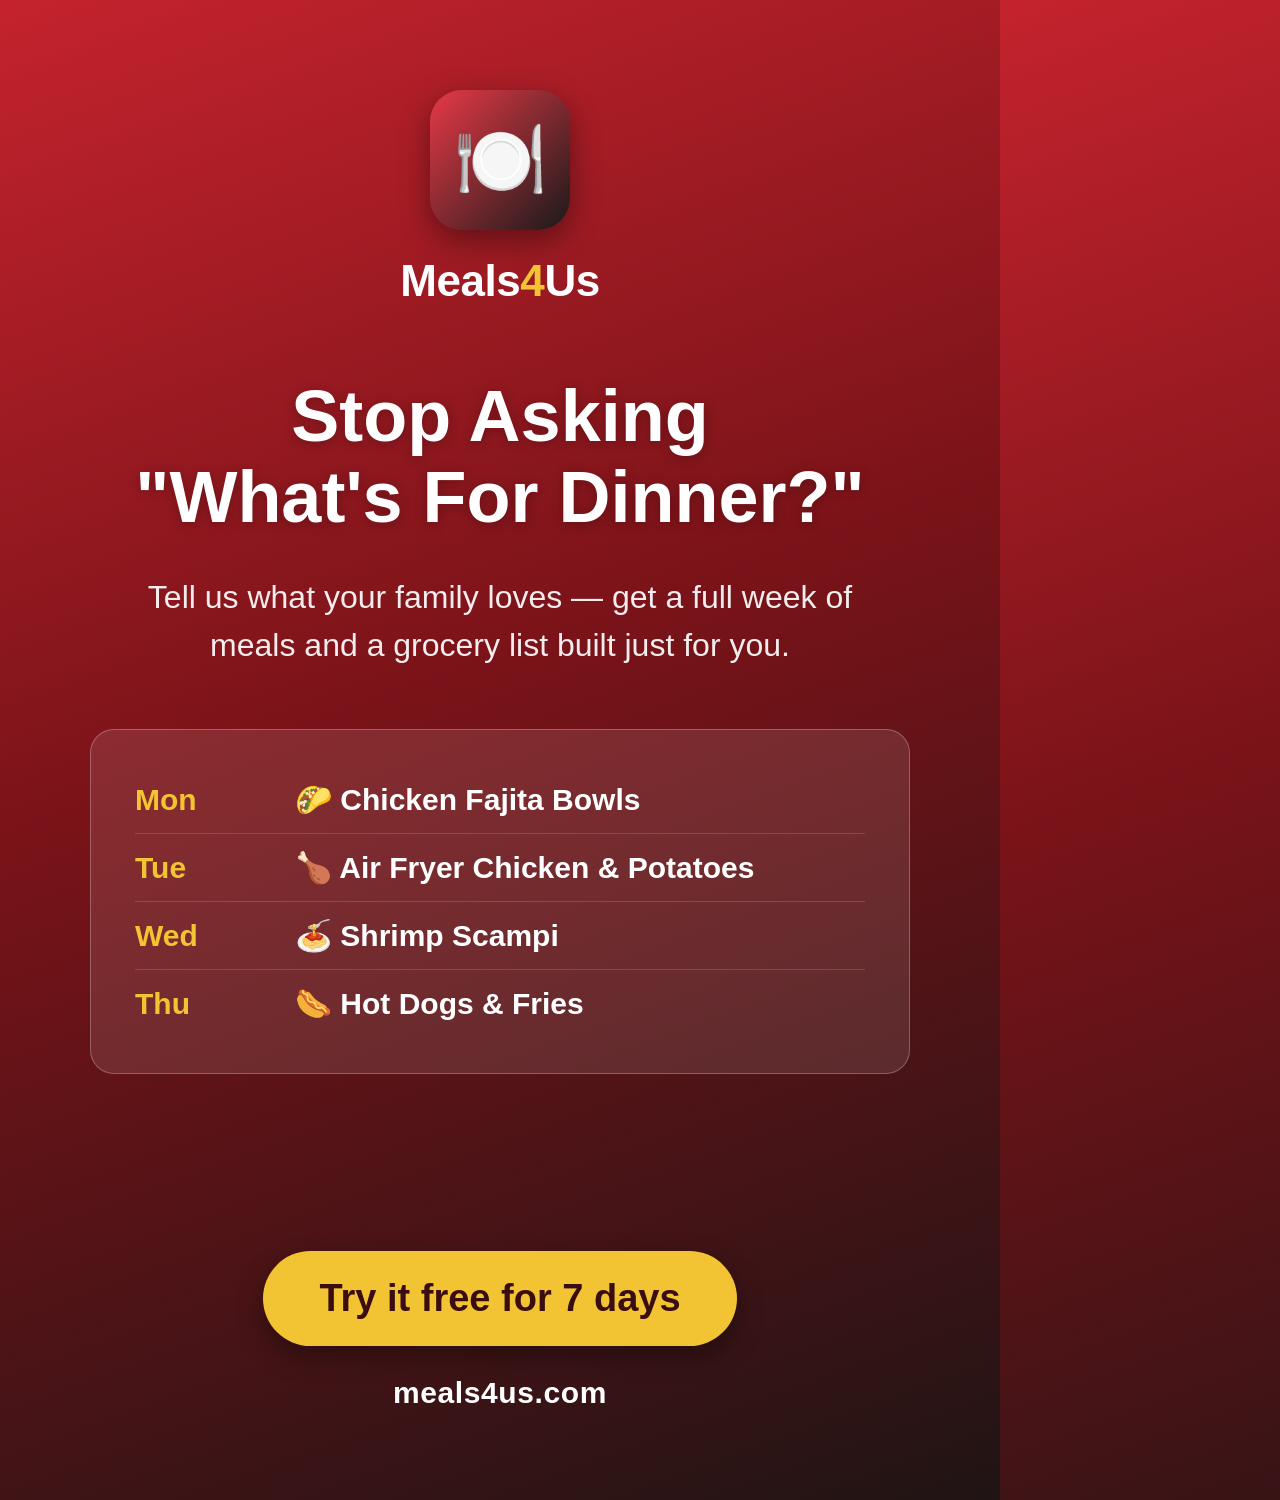
<file: marketing/pin-1-weekly-plan.html>
<!DOCTYPE html>
<html><head><meta charset="UTF-8">
<style>
  * { box-sizing: border-box; margin: 0; padding: 0; }
  html, body { width: 1000px; height: 1500px; overflow: hidden; }
  body {
    font-family: -apple-system, BlinkMacSystemFont, "Segoe UI", Roboto, Helvetica, Arial, sans-serif;
    background: linear-gradient(160deg, #C4232D 0%, #7A1319 45%, #201414 100%);
    display: flex;
    flex-direction: column;
    align-items: center;
    padding: 90px 70px;
    color: #FFFFFF;
  }
  .icon {
    width: 140px;
    height: 140px;
    border-radius: 32px;
    background: linear-gradient(135deg, #E63946, #1A1A1A);
    display: flex;
    align-items: center;
    justify-content: center;
    font-size: 76px;
    box-shadow: 0 10px 30px rgba(0,0,0,0.4);
    margin-bottom: 26px;
  }
  .brand {
    font-size: 44px;
    font-weight: 800;
    letter-spacing: -0.01em;
    margin-bottom: 70px;
  }
  .brand span { color: #F2C433; }
  h1 {
    font-size: 72px;
    font-weight: 800;
    line-height: 1.12;
    text-align: center;
    margin-bottom: 36px;
    text-shadow: 0 2px 12px rgba(0,0,0,0.25);
  }
  .sub {
    font-size: 32px;
    font-weight: 500;
    line-height: 1.5;
    text-align: center;
    color: rgba(255,255,255,0.92);
    max-width: 780px;
    margin-bottom: 60px;
  }
  .card {
    background: rgba(255,255,255,0.1);
    border: 1px solid rgba(255,255,255,0.25);
    border-radius: 24px;
    padding: 36px 44px;
    width: 100%;
    max-width: 820px;
    margin-bottom: auto;
  }
  .card-row {
    display: flex;
    align-items: center;
    gap: 20px;
    font-size: 30px;
    font-weight: 600;
    padding: 16px 0;
    border-bottom: 1px solid rgba(255,255,255,0.15);
  }
  .card-row:last-child { border-bottom: none; }
  .card-row .day { color: #F2C433; width: 140px; flex-shrink: 0; }
  .cta {
    margin-top: 60px;
    background: #F2C433;
    color: #3A0D10;
    font-size: 38px;
    font-weight: 800;
    padding: 26px 56px;
    border-radius: 999px;
    box-shadow: 0 10px 26px rgba(0,0,0,0.35);
  }
  .url {
    margin-top: 30px;
    font-size: 30px;
    font-weight: 700;
    letter-spacing: 0.02em;
  }
</style></head>
<body>
  <div class="icon">🍽️</div>
  <div class="brand">Meals<span>4</span>Us</div>

  <h1>Stop Asking<br>"What's For Dinner?"</h1>
  <p class="sub">Tell us what your family loves — get a full week of meals and a grocery list built just for you.</p>

  <div class="card">
    <div class="card-row"><span class="day">Mon</span><span>🌮 Chicken Fajita Bowls</span></div>
    <div class="card-row"><span class="day">Tue</span><span>🍗 Air Fryer Chicken &amp; Potatoes</span></div>
    <div class="card-row"><span class="day">Wed</span><span>🍝 Shrimp Scampi</span></div>
    <div class="card-row"><span class="day">Thu</span><span>🌭 Hot Dogs &amp; Fries</span></div>
  </div>

  <div class="cta">Try it free for 7 days</div>
  <div class="url">meals4us.com</div>
</body></html>
</file>
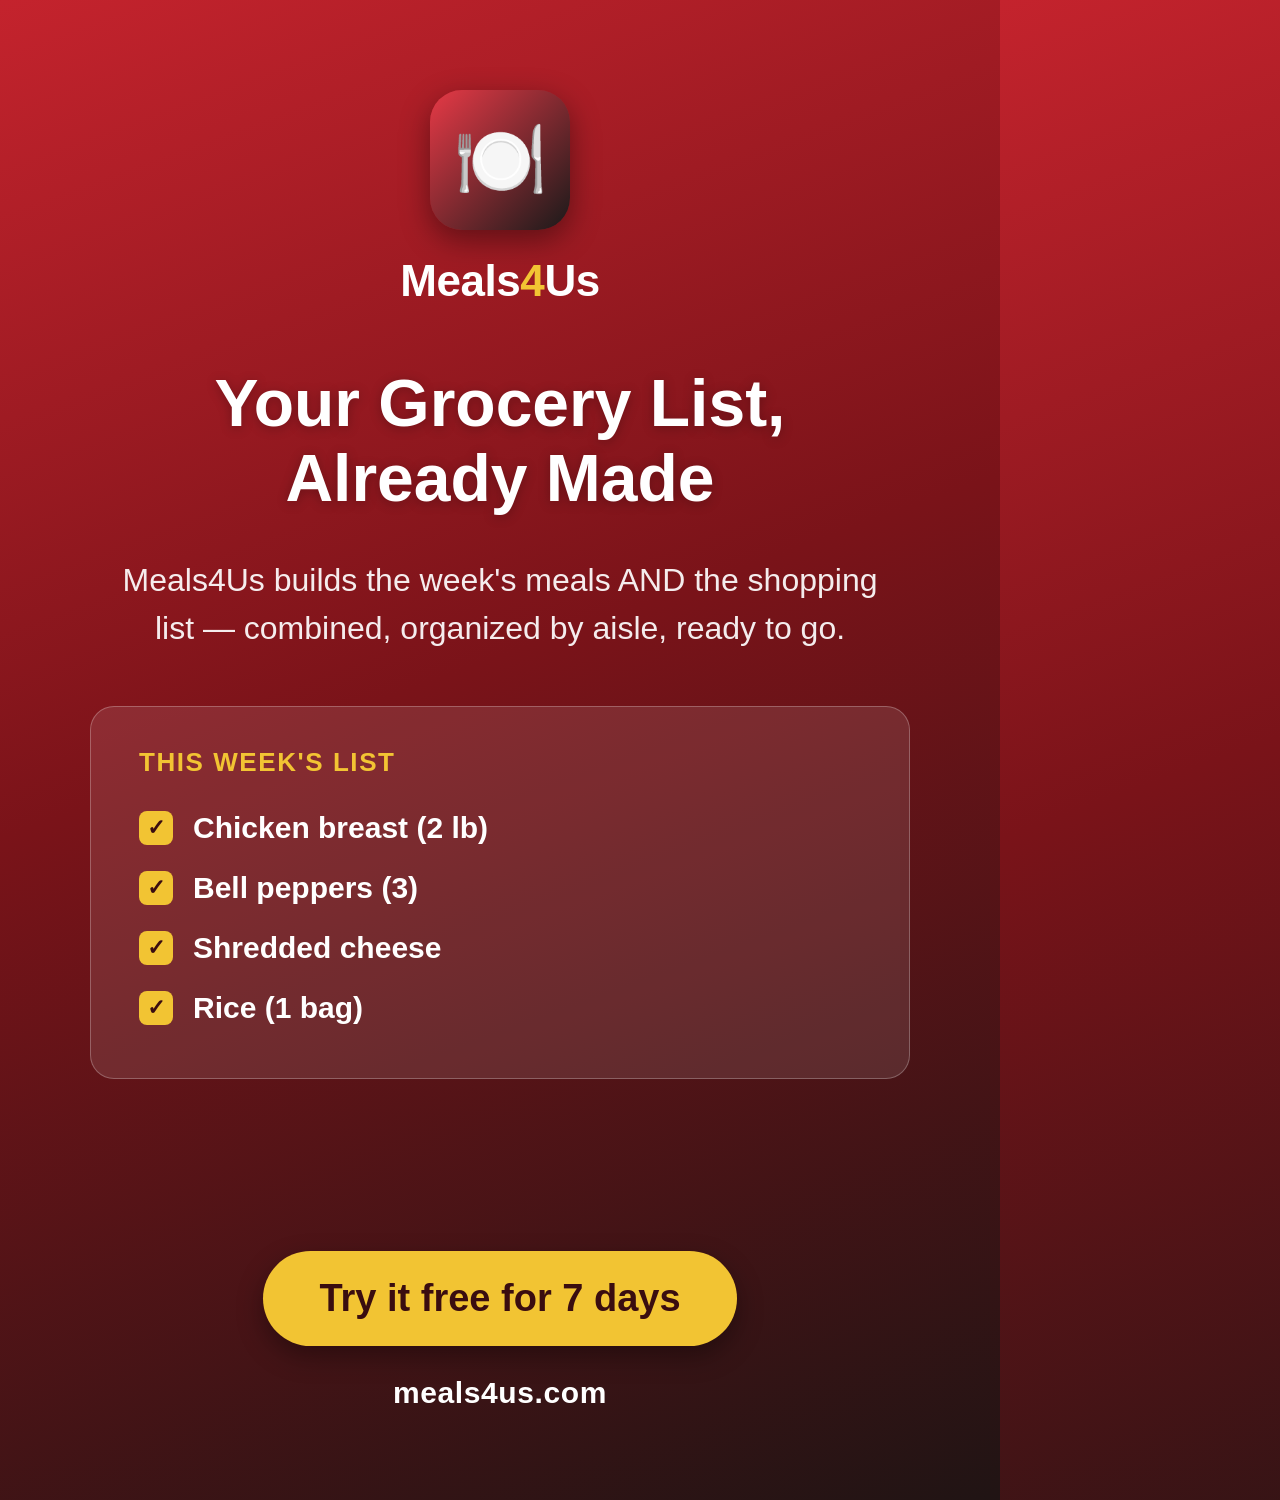
<file: marketing/pin-2-grocery-list.html>
<!DOCTYPE html>
<html><head><meta charset="UTF-8">
<style>
  * { box-sizing: border-box; margin: 0; padding: 0; }
  html, body { width: 1000px; height: 1500px; overflow: hidden; }
  body {
    font-family: -apple-system, BlinkMacSystemFont, "Segoe UI", Roboto, Helvetica, Arial, sans-serif;
    background: linear-gradient(160deg, #C4232D 0%, #7A1319 45%, #201414 100%);
    display: flex;
    flex-direction: column;
    align-items: center;
    padding: 90px 70px;
    color: #FFFFFF;
  }
  .icon {
    width: 140px;
    height: 140px;
    border-radius: 32px;
    background: linear-gradient(135deg, #E63946, #1A1A1A);
    display: flex;
    align-items: center;
    justify-content: center;
    font-size: 76px;
    box-shadow: 0 10px 30px rgba(0,0,0,0.4);
    margin-bottom: 26px;
  }
  .brand {
    font-size: 44px;
    font-weight: 800;
    letter-spacing: -0.01em;
    margin-bottom: 60px;
  }
  .brand span { color: #F2C433; }
  h1 {
    font-size: 66px;
    font-weight: 800;
    line-height: 1.14;
    text-align: center;
    margin-bottom: 40px;
    text-shadow: 0 2px 12px rgba(0,0,0,0.25);
  }
  .sub {
    font-size: 32px;
    font-weight: 500;
    line-height: 1.5;
    text-align: center;
    color: rgba(255,255,255,0.92);
    max-width: 780px;
    margin-bottom: 54px;
  }
  .list {
    background: rgba(255,255,255,0.1);
    border: 1px solid rgba(255,255,255,0.25);
    border-radius: 24px;
    padding: 40px 48px;
    width: 100%;
    max-width: 820px;
  }
  .list-title {
    font-size: 26px;
    font-weight: 700;
    color: #F2C433;
    text-transform: uppercase;
    letter-spacing: 0.06em;
    margin-bottom: 20px;
  }
  .list-row {
    display: flex;
    align-items: center;
    gap: 20px;
    font-size: 30px;
    font-weight: 600;
    padding: 13px 0;
  }
  .check {
    width: 34px;
    height: 34px;
    border-radius: 8px;
    background: #F2C433;
    color: #3A0D10;
    display: flex;
    align-items: center;
    justify-content: center;
    font-size: 22px;
    font-weight: 900;
    flex-shrink: 0;
  }
  .cta {
    margin-top: auto;
    background: #F2C433;
    color: #3A0D10;
    font-size: 38px;
    font-weight: 800;
    padding: 26px 56px;
    border-radius: 999px;
    box-shadow: 0 10px 26px rgba(0,0,0,0.35);
  }
  .url {
    margin-top: 30px;
    font-size: 30px;
    font-weight: 700;
    letter-spacing: 0.02em;
  }
</style></head>
<body>
  <div class="icon">🍽️</div>
  <div class="brand">Meals<span>4</span>Us</div>

  <h1>Your Grocery List,<br>Already Made</h1>
  <p class="sub">Meals4Us builds the week's meals AND the shopping list — combined, organized by aisle, ready to go.</p>

  <div class="list">
    <div class="list-title">This Week's List</div>
    <div class="list-row"><span class="check">✓</span><span>Chicken breast (2 lb)</span></div>
    <div class="list-row"><span class="check">✓</span><span>Bell peppers (3)</span></div>
    <div class="list-row"><span class="check">✓</span><span>Shredded cheese</span></div>
    <div class="list-row"><span class="check">✓</span><span>Rice (1 bag)</span></div>
  </div>

  <div class="cta">Try it free for 7 days</div>
  <div class="url">meals4us.com</div>
</body></html>
</file>
<file: styles.css>
/* Meals4Us — deep red-to-black gradient identity (matches the app icon),
   calm warm-neutral body so it stays easy to read. Refined, not candy-coated. */

:root {
  --bg: #EFECE7;
  --card: #FFFFFF;
  --ink: #1B1512;
  --ink-soft: #6B645C;
  --line: #E2DCD3;
  --red: #8C1D24;
  --red-bright: #B0222E;
  --red-tint: rgba(140, 29, 36, 0.08);
  --red-tint-strong: rgba(140, 29, 36, 0.14);
  --header-gradient: linear-gradient(135deg, #A81D26 0%, #5C0F14 55%, #171111 100%);
  --shadow: 0 1px 2px rgba(27, 21, 18, 0.06), 0 6px 16px rgba(27, 21, 18, 0.06);
  --shadow-lift: 0 10px 28px rgba(27, 21, 18, 0.16);
  --radius: 12px;
}

* { box-sizing: border-box; }

html, body {
  margin: 0;
  padding: 0;
  background: var(--bg);
  color: var(--ink);
  font-family: -apple-system, BlinkMacSystemFont, "Segoe UI", Roboto, Helvetica, Arial, sans-serif;
  -webkit-font-smoothing: antialiased;
}

body { min-height: 100vh; }
button { font-family: inherit; }

/* Generic hide utility — some components have their own scoped .hidden rules,
   this covers everything else (e.g. the collapsed sauce library). */
.hidden { display: none !important; }

.app-shell {
  max-width: 560px;
  margin: 0 auto;
  min-height: 100vh;
  display: flex;
  flex-direction: column;
  background: var(--bg);
}

/* Header — the one place the icon's red/black gradient drama lives */
.app-header {
  padding: 16px 20px 12px;
  position: sticky;
  top: 0;
  background: var(--header-gradient);
  z-index: 5;
  box-shadow: 0 6px 18px rgba(0, 0, 0, 0.25);
}

.brand {
  display: flex;
  align-items: center;
  gap: 14px;
  margin-bottom: 12px;
}

.brand-mark {
  width: 72px;
  height: 72px;
  border-radius: 16px;
  display: block;
  box-shadow: 0 2px 6px rgba(0, 0, 0, 0.4), 0 0 0 1px rgba(255, 255, 255, 0.14);
}

.brand-name {
  font-size: 32px;
  font-weight: 600;
  color: #F5F1EC;
  letter-spacing: -0.005em;
}

.brand-name span { color: inherit; }

.progress {
  list-style: none;
  display: flex;
  gap: 6px;
  margin: 0;
  padding: 0;
}

.progress li {
  flex: 1;
  text-align: center;
  font-size: 13px;
  font-weight: 600;
  text-transform: uppercase;
  letter-spacing: .03em;
  color: rgba(245, 241, 236, 0.4);
  padding-bottom: 8px;
  border-bottom: 2px solid rgba(245, 241, 236, 0.18);
  transition: color .2s, border-color .2s;
  cursor: pointer;
}

.progress li.locked {
  cursor: default;
  opacity: .45;
  pointer-events: none;
}

.progress li.active {
  color: #F5F1EC;
  border-color: #FF6B6F;
}

.progress li.done {
  color: rgba(245, 241, 236, 0.7);
  border-color: rgba(245, 241, 236, 0.45);
}

/* Main / screens */
#app { flex: 1; display: flex; flex-direction: column; }

.screen {
  flex: 1;
  display: flex;
  flex-direction: column;
  animation: fadeIn .25s ease;
}

.screen.hidden { display: none; }

@keyframes fadeIn {
  from { opacity: 0; transform: translateY(6px); }
  to { opacity: 1; transform: translateY(0); }
}

.screen-inner { flex: 1; padding: 10px 20px 16px; }

.back-link {
  display: inline-flex;
  align-items: center;
  background: none;
  border: none;
  padding: 0 0 8px;
  margin: 0;
  font-size: 14.5px;
  font-weight: 600;
  color: var(--ink-soft);
  cursor: pointer;
}

.back-link:hover { color: var(--red); }

h1 {
  font-size: 20px;
  font-weight: 600;
  margin: 0 0 4px;
  letter-spacing: -0.01em;
  line-height: 1.2;
  color: var(--ink);
}

.subtitle {
  font-size: 14.5px;
  color: var(--ink-soft);
  margin: 0 0 8px;
  line-height: 1.35;
}

.screen-footer {
  position: sticky;
  bottom: 0;
  padding: 10px 20px 14px;
  background: linear-gradient(180deg, rgba(239,236,231,0) 0%, var(--bg) 40%);
}

.screen-footer-split { display: flex; gap: 10px; }
.screen-footer-split .btn { flex: 1; }

/* Buttons */
.btn {
  border: none;
  border-radius: 10px;
  padding: 12px 16px;
  font-size: 15.5px;
  font-weight: 700;
  cursor: pointer;
  transition: transform .08s ease, opacity .15s ease, filter .15s ease;
}

.btn:active { transform: scale(0.98); }
.btn-full { width: 100%; }

.btn-primary {
  background: linear-gradient(135deg, var(--red-bright), #3A0D10);
  color: #FFFFFF;
  box-shadow: 0 8px 20px rgba(140, 29, 36, 0.3);
}

.btn-primary:hover { filter: brightness(1.08); }

.btn-secondary {
  background: var(--card);
  color: var(--ink);
  border: 1px solid var(--line);
}

.btn-secondary:hover { border-color: var(--red); color: var(--red); }

.household-box {
  background: #F7F4EF;
  border: 1px solid var(--line);
  border-radius: var(--radius);
  padding: 10px 12px;
  margin-bottom: 10px;
}

.household-row { display: flex; gap: 8px; margin-top: 2px; }
.household-field { flex: 1; }

.household-field label {
  display: block;
  font-size: 12px;
  font-weight: 700;
  color: var(--ink-soft);
  margin-bottom: 3px;
}

.household-field input {
  width: 100%;
  border: 1px solid var(--line);
  border-radius: 8px;
  padding: 5px 8px;
  font-size: 14px;
  font-weight: 700;
  font-family: inherit;
  color: var(--ink);
  background: var(--card);
}

.household-field input:focus {
  outline: none;
  border-color: var(--red);
}

.household-field-select {
  width: 100%;
  border: 1px solid var(--line);
  border-radius: 8px;
  padding: 7px 10px;
  font-size: 14.5px;
  font-weight: 700;
  font-family: inherit;
  color: var(--ink);
  background: var(--card);
}

.household-field-select:focus {
  outline: none;
  border-color: var(--red);
}

/* Screen 1 — family text */
.family-textarea {
  width: 100%;
  min-height: 120px;
  border-radius: var(--radius);
  border: 1px solid var(--line);
  background: var(--card);
  padding: 16px;
  font-size: 16.5px;
  font-family: inherit;
  color: var(--ink);
  resize: vertical;
  box-shadow: var(--shadow);
}

.family-textarea:focus {
  outline: none;
  border-color: var(--red);
  box-shadow: 0 0 0 3px var(--red-tint);
}

.field-label {
  font-size: 13.5px;
  font-weight: 600;
  color: var(--ink-soft);
  margin: 12px 0 6px;
}

/* Only shown for a few days after a week change — a quiet text link, not a
   fifth action button. */
.btn-undo-week {
  display: block;
  width: 100%;
  margin: 6px 0 0;
  padding: 8px 10px;
  background: none;
  border: none;
  font: inherit;
  font-size: 13px;
  font-weight: 600;
  color: var(--red);
  text-align: center;
  text-decoration: underline;
  cursor: pointer;
}

.week-lock-status {
  background: var(--red-tint);
  border: 1px solid var(--red);
  border-radius: var(--radius);
  padding: 8px 12px;
  margin-top: 8px;
  font-size: 13px;
  font-weight: 600;
  color: var(--red);
  text-align: center;
}
.week-lock-status.hidden { display: none; }

.week-updated-banner {
  background: rgba(242, 196, 51, 0.16);
  border: 1px solid #F2C433;
  border-radius: var(--radius);
  padding: 10px 12px;
  margin-bottom: 12px;
  font-size: 13.5px;
  font-weight: 600;
  color: var(--ink);
}
.week-updated-banner.hidden { display: none; }
.week-updated-actions { display: flex; gap: 8px; margin-top: 8px; }
.week-updated-actions .btn { flex: 1; padding: 8px 10px; font-size: 13px; }

.past-week-card {
  background: var(--card);
  border: 1px solid var(--line);
  border-radius: var(--radius);
  padding: 12px 14px;
  margin-bottom: 12px;
}
.past-week-range {
  font-size: 13px;
  font-weight: 700;
  text-transform: uppercase;
  letter-spacing: .05em;
  color: var(--red);
  margin-bottom: 6px;
}
.past-week-meals {
  font-size: 14px;
  color: var(--ink);
  line-height: 1.7;
  margin-bottom: 10px;
}

.show-password-toggle {
  display: flex;
  align-items: center;
  gap: 7px;
  font-size: 13.5px;
  font-weight: 600;
  color: var(--ink-soft);
  margin: -6px 0 12px;
  cursor: pointer;
}
.show-password-toggle input[type="checkbox"] {
  width: 17px;
  height: 17px;
  accent-color: var(--red);
}

.field-label span {
  font-weight: 400;
  font-style: italic;
}

.family-notes {
  min-height: 68px;
}

.reset-everything-btn {
  display: block;
  width: 100%;
  margin-top: 10px;
  background: none;
  border: 1px dashed var(--line);
  border-radius: 10px;
  padding: 10px;
  font-size: 12.5px;
  font-weight: 600;
  color: var(--ink-soft);
  cursor: pointer;
}

.reset-everything-btn:hover {
  border-color: var(--red);
  color: var(--red);
}

.clear-text-btn {
  display: block;
  margin: 4px 0 0 auto;
  background: none;
  border: none;
  padding: 2px 0;
  font-size: 13.5px;
  font-weight: 600;
  color: var(--ink-soft);
  cursor: pointer;
}

.clear-text-btn:hover { color: var(--red); }

/* Screen 1 — the categories are full-width banners that open up in place;
   two across on wider screens so the whole list fits on one page */
.chip-row {
  display: grid;
  grid-template-columns: 1fr;
  gap: 6px;
  margin-top: 6px;
}

@media (min-width: 480px) {
  .chip-row { grid-template-columns: 1fr 1fr; }
}

#chip-row .suggestion-box { grid-column: 1 / -1; }

#chip-row .chip {
  display: flex;
  align-items: center;
  width: 100%;
  text-align: left;
  padding: 10px 12px;
  font-size: 14.5px;
  font-weight: 700;
  color: var(--ink);
  border-radius: 10px;
  box-shadow: var(--shadow);
}

#chip-row .chip .chip-emoji { margin-right: 10px; font-size: 17px; }

#chip-row .chip::after {
  content: "▸";
  margin-left: auto;
  color: var(--ink-soft);
  font-size: 15px;
  transition: transform .15s;
}

#chip-row .chip.open { border-color: var(--red); color: var(--red); }
#chip-row .chip.open::after { transform: rotate(90deg); color: var(--red); }

.suggestion-box {
  margin: -2px 0 2px;
  background: #F7F4EF;
  border: 1px solid var(--line);
  border-radius: var(--radius);
  padding: 10px 12px;
}

.suggestion-box.hidden { display: none; }

.suggestion-label {
  font-size: 13px;
  font-weight: 600;
  color: var(--ink-soft);
  margin: 0 0 10px;
}

.suggestion-row {
  display: grid;
  grid-template-columns: repeat(auto-fill, minmax(118px, 1fr));
  gap: 6px;
}

.suggestion-pill {
  width: 100%;
  text-align: center;
  background: var(--card);
  color: var(--red);
  border: 1px solid var(--red);
  border-radius: 8px;
  padding: 8px 6px;
  font-size: 14px;
  font-weight: 600;
  cursor: pointer;
  overflow: hidden;
  text-overflow: ellipsis;
  white-space: nowrap;
}

.suggestion-pill.used {
  background: var(--red);
  color: #FFFFFF;
  border-color: var(--red);
}

.suggestion-pill-wrap {
  display: flex;
  width: 100%;
  align-items: stretch;
  border-radius: 8px;
  overflow: hidden;
}

.suggestion-pill-wrap .suggestion-pill { flex: 1; }

.suggestion-pill-wrap .suggestion-pill {
  border-radius: 8px 0 0 8px;
  border-right: none;
}

.suggestion-pill-remove {
  background: var(--card);
  border: 1px solid var(--red);
  border-left: none;
  border-radius: 0 8px 8px 0;
  color: var(--red);
  font-size: 12px;
  padding: 0 9px;
  cursor: pointer;
}

.suggestion-pill-wrap .suggestion-pill.used + .suggestion-pill-remove {
  background: var(--red);
  border-color: var(--red);
  color: #FFFFFF;
}

.add-word-row {
  display: flex;
  gap: 8px;
  margin-top: 10px;
}

.add-word-input {
  flex: 1;
  border: 1px solid var(--line);
  border-radius: 8px;
  padding: 9px 12px;
  font-size: 14.5px;
  font-family: inherit;
  color: var(--ink);
  background: var(--card);
}

.add-word-input:focus {
  outline: none;
  border-color: var(--red);
}

.add-word-btn {
  border: 1px solid var(--red);
  background: var(--card);
  color: var(--red);
  border-radius: 8px;
  padding: 9px 14px;
  font-size: 14px;
  font-weight: 700;
  cursor: pointer;
  white-space: nowrap;
}

.add-word-btn:hover { background: var(--red); color: #FFFFFF; }

.chip {
  background: var(--card);
  color: var(--ink-soft);
  border: 1px solid var(--line);
  border-radius: 8px;
  padding: 9px 14px;
  font-size: 15px;
  font-weight: 600;
  cursor: pointer;
  transition: border-color .15s, color .15s;
}

.chip:hover, .chip:active { border-color: var(--red); color: var(--red); }

/* Screen 2 — learned profile */
.learned-card {
  background: var(--card);
  border: 1px solid var(--line);
  border-radius: var(--radius);
  padding: 10px 12px;
  margin-bottom: 8px;
  box-shadow: var(--shadow);
}

.learned-card h2 {
  font-size: 13px;
  font-weight: 600;
  text-transform: uppercase;
  letter-spacing: .04em;
  color: var(--ink);
  margin: 0 0 8px;
}

.tag-list { display: flex; flex-wrap: wrap; gap: 6px; }

.tag {
  background: #F7F4EF;
  border: 1px solid var(--line);
  border-radius: 7px;
  padding: 4px 10px;
  font-size: 14px;
  font-weight: 600;
  color: var(--ink);
  text-transform: capitalize;
}

.tag-list:empty::after {
  content: "Nothing here yet";
  font-size: 15.5px;
  color: var(--ink-soft);
  font-style: italic;
}

.empty-note {
  background: #F7F4EF;
  border: 1px solid var(--line);
  border-radius: var(--radius);
  padding: 12px 14px;
  font-size: 15.5px;
  color: var(--ink-soft);
}

.empty-note.hidden { display: none; }

/* Screen 3 — week plan */
.week-list { display: flex; flex-direction: column; gap: 6px; }

.next-week-box {
  margin-top: 12px;
  padding-top: 10px;
  border-top: 1px dashed var(--line);
}

.next-week-box.hidden { display: none; }

.next-week-list { display: flex; flex-direction: column; gap: 8px; }

.next-week-item {
  display: flex;
  align-items: center;
  justify-content: space-between;
  gap: 10px;
  background: var(--card);
  border: 1px dashed var(--line);
  border-radius: var(--radius);
  padding: 12px 14px;
}

.next-week-item-info {
  display: flex;
  align-items: center;
  gap: 10px;
  font-size: 14.5px;
  font-weight: 600;
  color: var(--ink);
}

.next-week-item-day {
  font-size: 11px;
  font-weight: 600;
  text-transform: uppercase;
  letter-spacing: .05em;
  color: var(--red);
  flex-shrink: 0;
}

/* Week 2 — planning-ahead section, shown below Week 1 on Screen 3 */
.week2-header {
  margin-top: 26px;
  padding-top: 18px;
  border-top: 1px dashed var(--line);
}
.week2-header h2 { font-size: 17px; margin: 0 0 4px; color: var(--ink); }
.week2-header .subtitle { margin: 0 0 14px; }

.week2-grocery-toggle {
  display: flex;
  align-items: center;
  gap: 8px;
  font-size: 14px;
  font-weight: 600;
  color: var(--ink);
  margin: 16px 0 4px;
  cursor: pointer;
}
.week2-grocery-toggle input[type="checkbox"] {
  width: 19px;
  height: 19px;
  accent-color: var(--red);
  flex-shrink: 0;
}

.add-recipe-btn { margin-top: 20px; }

/* Add Your Own Recipe form (rendered inside the shared modal) */
.recipe-form-field { margin-bottom: 14px; }

.recipe-form-field label {
  display: block;
  font-size: 12.5px;
  font-weight: 700;
  color: var(--ink-soft);
  margin-bottom: 6px;
}

.recipe-form-field input[type="text"],
.recipe-form-field input[type="number"],
.recipe-form-field select {
  width: 100%;
  border: 1px solid var(--line);
  border-radius: 8px;
  padding: 10px 12px;
  font-size: 15px;
  font-family: inherit;
  color: var(--ink);
  background: var(--card);
}

.recipe-form-field input:focus,
.recipe-form-field select:focus {
  outline: none;
  border-color: var(--red);
}

.recipe-form-row { display: flex; gap: 10px; }
.recipe-form-row .recipe-form-field { flex: 1; }

.checkbox-grid {
  display: flex;
  flex-wrap: wrap;
  gap: 8px 14px;
}

.checkbox-grid label {
  display: flex;
  align-items: center;
  gap: 6px;
  font-size: 13.5px;
  font-weight: 600;
  color: var(--ink);
}

.ingredient-row {
  display: flex;
  gap: 6px;
  align-items: center;
  margin-bottom: 8px;
}

.ingredient-row input[type="text"] {
  border: 1px solid var(--line);
  border-radius: 8px;
  padding: 9px 10px;
  font-size: 14px;
  font-family: inherit;
  color: var(--ink);
  background: var(--card);
}

.ingredient-row .ing-name { flex: 2; min-width: 0; }
.ingredient-row .ing-qty { flex: 0.6; min-width: 0; }
.ingredient-row select { flex: 1; min-width: 0; border: 1px solid var(--line); border-radius: 8px; padding: 9px 4px; font-size: 12.5px; font-family: inherit; color: var(--ink); background: var(--card); }

.ingredient-row .ingredient-remove {
  border: none;
  background: none;
  color: var(--ink-soft);
  font-size: 16px;
  cursor: pointer;
  padding: 4px 6px;
  flex-shrink: 0;
}

.recipe-form-actions { display: flex; gap: 10px; margin-top: 18px; }
.recipe-form-actions .btn { flex: 1; }

.day-card {
  background: var(--card);
  border: 1px solid var(--line);
  border-radius: var(--radius);
  padding: 7px 12px 9px;
  box-shadow: var(--shadow);
}

.day-name-row {
  display: flex;
  align-items: center;
  justify-content: space-between;
  margin-bottom: 3px;
}

.day-name {
  font-size: 12px;
  font-weight: 600;
  text-transform: uppercase;
  letter-spacing: .06em;
  color: var(--red);
}

.free-day-toggle {
  background: none;
  border: none;
  font-size: 11.5px;
  font-weight: 700;
  color: var(--ink-soft);
  cursor: pointer;
  padding: 2px 0;
}

.free-day-toggle:hover { color: var(--red); }

/* Leftovers night: a Free day that says what's being eaten */
.day-toggles { display: flex; align-items: center; gap: 12px; }
.lo-chips { display: flex; flex-wrap: wrap; gap: 6px; margin-top: 7px; }
.lo-chip {
  font: inherit; font-size: 12.5px; line-height: 1.25; cursor: pointer;
  border: 1px solid var(--line); background: var(--card); color: var(--ink);
  border-radius: 999px; padding: 5px 11px; text-align: left;
}
.lo-chip:hover { border-color: var(--red); }
.lo-chip.on { background: var(--red); border-color: var(--red); color: #fff; }
.fd-switch {
  display: block; margin-top: 8px; padding: 0; background: none; border: none; cursor: pointer;
  font: inherit; font-size: 12px; font-weight: 700; color: var(--ink-soft); text-decoration: underline; text-underline-offset: 2px;
}
.fd-switch:hover { color: var(--red); }
.lo-note { font-size: 12.5px; font-weight: 600; color: var(--red); margin-top: 3px; }

.free-day-card {
  border-style: dashed;
  background: #F7F4EF;
  box-shadow: none;
}

.free-day-body {
  display: flex;
  align-items: center;
  gap: 12px;
  padding: 4px 0 2px;
}

.free-day-emoji {
  font-size: 22px;
  width: 36px;
  height: 36px;
  flex-shrink: 0;
  border-radius: 50%;
  background: var(--card);
  display: flex;
  align-items: center;
  justify-content: center;
}

.free-day-title { font-size: 15px; font-weight: 600; color: var(--ink); }
.free-day-subtitle { font-size: 12.5px; color: var(--ink-soft); margin-top: 1px; }

.meal-row {
  display: flex;
  align-items: center;
  gap: 8px;
  margin-bottom: 5px;
}

.meal-emoji {
  font-size: 14px;
  line-height: 1;
  width: 30px;
  height: 30px;
  flex-shrink: 0;
  border-radius: 50%;
  background: var(--red-tint);
  display: flex;
  align-items: center;
  justify-content: center;
}

.meal-name-row { display: flex; align-items: center; gap: 5px; }
.meal-name { font-size: 14.5px; font-weight: 600; }

.rename-btn {
  flex-shrink: 0;
  background: none;
  border: none;
  padding: 0;
  font-size: 12px;
  line-height: 1;
  opacity: .55;
  cursor: pointer;
}
.rename-btn:hover { opacity: 1; }

.meal-meta {
  font-size: 11.5px;
  color: var(--ink-soft);
  margin-top: 0;
}

.meal-actions { display: flex; gap: 5px; margin-top: 5px; }
.meal-actions:first-of-type { margin-top: 0; }

.meal-btn {
  flex: 1;
  border: 1px solid var(--line);
  background: var(--card);
  border-radius: 7px;
  padding: 6px 4px;
  font-size: 11px;
  font-weight: 600;
  color: var(--ink-soft);
  cursor: pointer;
  transition: border-color .15s, color .15s, background .15s;
  white-space: nowrap;
}

.meal-btn:hover { border-color: var(--red); color: var(--red); }
.meal-btn:active { transform: scale(0.96); }

.meal-btn.loved {
  background: var(--red-tint-strong);
  border-color: var(--red);
  color: var(--red);
}

.meal-btn.marked-ok {
  background: var(--red-tint);
  border-color: var(--ink-soft);
  color: var(--ink);
}


.recipe-picker-search {
  width: 100%;
  border: 1px solid var(--line);
  border-radius: 8px;
  padding: 10px 12px;
  font-size: 15px;
  font-family: inherit;
  color: var(--ink);
  background: var(--card);
  margin-bottom: 12px;
}

.recipe-picker-search:focus { outline: none; border-color: var(--red); }

.recipe-picker-list {
  display: flex;
  flex-direction: column;
  gap: 6px;
  max-height: 48vh;
  overflow-y: auto;
}

.recipe-picker-empty {
  font-size: 14px;
  color: var(--ink-soft);
  text-align: center;
  padding: 20px 0;
}

.meal-btn.remove-btn:hover {
  border-color: var(--red);
  background: var(--red);
  color: #FFFFFF;
}

/* Screen 4 — grocery list */
.grocery-list { display: flex; flex-direction: column; gap: 14px; margin-bottom: 8px; }

.grocery-store-title {
  font-size: 14.5px;
  font-weight: 800;
  text-transform: uppercase;
  letter-spacing: .03em;
  color: var(--red);
  margin: 0 0 6px;
}

.grocery-store-categories { display: flex; flex-direction: column; gap: 8px; }

.grocery-category {
  background: var(--card);
  border: 1px solid var(--line);
  border-radius: var(--radius);
  padding: 8px 12px;
  box-shadow: var(--shadow);
}

.grocery-category-title {
  font-size: 12px;
  font-weight: 600;
  text-transform: uppercase;
  letter-spacing: .04em;
  color: var(--ink);
  margin: 0 0 4px;
  padding-left: 8px;
  border-left: 3px solid var(--red);
}

.grocery-items { display: flex; flex-direction: column; }

.grocery-item {
  display: flex;
  align-items: center;
  gap: 8px;
  padding: 5px 0;
  border-bottom: 1px solid var(--line);
  cursor: pointer;
}

.grocery-item:last-child { border-bottom: none; }

.grocery-check {
  width: 17px;
  height: 17px;
  accent-color: var(--red);
  flex-shrink: 0;
}

.grocery-item-name {
  flex: 1;
  font-size: 14px;
  font-weight: 600;
  text-transform: capitalize;
}

.grocery-item-qty-wrap {
  display: flex;
  align-items: center;
  gap: 3px;
  flex-shrink: 0;
}

.grocery-item-qty-input {
  width: 44px;
  border: 1px solid var(--line);
  border-radius: 6px;
  padding: 2px 2px;
  font-size: 12.5px;
  font-family: inherit;
  color: var(--ink);
  background: var(--card);
  text-align: right;
  /* Hide the spinner arrows — they'd eat the width this needs for "2.25" */
  -moz-appearance: textfield;
}
.grocery-item-qty-input::-webkit-outer-spin-button,
.grocery-item-qty-input::-webkit-inner-spin-button {
  -webkit-appearance: none;
  margin: 0;
}

.grocery-item-qty-input:focus { outline: none; border-color: var(--red); }

.grocery-item-qty-unit {
  font-size: 12.5px;
  color: var(--ink-soft);
  white-space: nowrap;
}

.grocery-item.checked .grocery-item-name,
.grocery-item.checked .grocery-item-qty-input,
.grocery-item.checked .grocery-item-qty-unit {
  text-decoration: line-through;
  color: var(--ink-soft);
  opacity: .6;
}

.grocery-remove {
  border: none;
  background: none;
  color: var(--ink-soft);
  font-size: 13px;
  cursor: pointer;
  padding: 2px;
}

.grocery-item-store-select {
  flex-shrink: 0;
  background: var(--card);
  color: var(--red);
  border: 1px solid var(--red);
  border-radius: 20px;
  padding: 2px 4px;
  font-size: 11px;
  font-weight: 600;
  font-family: inherit;
  cursor: pointer;
  max-width: 92px;
}

.grocery-item-store-select.unset {
  color: var(--ink-soft);
  border-color: var(--line);
}

.grocery-item-store-select:focus { outline: none; border-color: var(--red); }

/* Screen 1 — grocery stores */
.store-tag-list { margin-top: 6px; }

.store-tag {
  display: inline-flex;
  align-items: center;
  gap: 6px;
  background: #F7F4EF;
  border: 1px solid var(--line);
  border-radius: 7px;
  padding: 4px 6px 4px 10px;
  font-size: 14px;
  font-weight: 600;
  color: var(--ink);
}

.store-tag-remove {
  border: none;
  background: none;
  color: var(--ink-soft);
  font-size: 12px;
  cursor: pointer;
  padding: 2px;
  line-height: 1;
}

.store-tag-remove:hover { color: var(--red); }

/* Modal (recipe view) */
.modal-backdrop {
  position: fixed;
  inset: 0;
  background: rgba(20, 15, 13, 0.55);
  display: flex;
  align-items: flex-end;
  justify-content: center;
  z-index: 20;
}

.modal-backdrop.hidden { display: none; }

.modal-card {
  background: var(--card);
  width: 100%;
  max-width: 560px;
  border-radius: 18px 18px 0 0;
  padding: 22px 20px 28px;
  max-height: 80vh;
  overflow-y: auto;
  position: relative;
  animation: slideUp .2s ease;
}

@keyframes slideUp {
  from { transform: translateY(20px); opacity: 0; }
  to { transform: translateY(0); opacity: 1; }
}

.modal-close {
  position: absolute;
  top: 14px;
  right: 16px;
  border: 1px solid var(--line);
  background: var(--card);
  width: 30px;
  height: 30px;
  border-radius: 50%;
  font-size: 13px;
  cursor: pointer;
}

.modal-body-emoji {
  font-size: 26px;
  width: 52px;
  height: 52px;
  border-radius: 50%;
  background: var(--red-tint);
  display: flex;
  align-items: center;
  justify-content: center;
}

.modal-body-title {
  font-size: 21px;
  font-weight: 600;
  margin: 12px 0 4px;
}

.modal-body-meta {
  font-size: 14.5px;
  color: var(--ink-soft);
  margin-bottom: 16px;
}

.day-pick-list {
  display: flex;
  flex-direction: column;
  gap: 8px;
  margin-top: 16px;
}

.day-pick-option {
  display: flex;
  align-items: center;
  justify-content: space-between;
  gap: 10px;
  background: var(--card);
  border: 1px solid var(--line);
  border-radius: 10px;
  padding: 12px 14px;
  cursor: pointer;
  text-align: left;
}

.day-pick-option:hover { border-color: var(--red); }

.day-pick-day {
  font-size: 12px;
  font-weight: 600;
  text-transform: uppercase;
  letter-spacing: .04em;
  color: var(--red);
  flex-shrink: 0;
}

.day-pick-meal {
  font-size: 14.5px;
  font-weight: 600;
  color: var(--ink);
  text-align: right;
}

.modal-ingredients h3 {
  font-size: 13px;
  font-weight: 600;
  text-transform: uppercase;
  letter-spacing: .06em;
  color: var(--ink-soft);
  margin: 0 0 8px;
}

.modal-ingredients ul {
  margin: 0;
  padding-left: 18px;
  font-size: 15.5px;
  line-height: 1.7;
  color: var(--ink);
}

.modal-instructions { margin-top: 20px; }

.modal-instructions h3 {
  font-size: 13px;
  font-weight: 600;
  text-transform: uppercase;
  letter-spacing: .06em;
  color: var(--ink-soft);
  margin: 0 0 8px;
}

.modal-instructions ol {
  margin: 0;
  padding-left: 20px;
  font-size: 15px;
  line-height: 1.6;
  color: var(--ink);
}

.modal-instructions li { margin-bottom: 8px; }
.modal-instructions li:last-child { margin-bottom: 0; }

@media (min-width: 600px) {
  .app-shell { box-shadow: var(--shadow-lift); }
}

/* Account strip — small "signed in as" row in the header */
.account-strip {
  display: flex;
  align-items: center;
  justify-content: space-between;
  gap: 10px;
  margin: -4px 0 10px;
  font-size: 12.5px;
  color: rgba(245, 241, 236, 0.75);
}

.account-strip.hidden { display: none; }
.account-strip span { overflow: hidden; text-overflow: ellipsis; white-space: nowrap; }

.account-strip .strip-link {
  flex-shrink: 0;
  border: 1px solid rgba(245, 241, 236, 0.3);
  border-radius: 8px;
  color: rgba(245, 241, 236, 0.9);
  font-size: 12px;
  font-weight: 600;
  padding: 4px 10px;
  text-decoration: none;
}

.account-strip button {
  flex-shrink: 0;
  background: none;
  border: 1px solid rgba(245, 241, 236, 0.3);
  border-radius: 8px;
  color: rgba(245, 241, 236, 0.9);
  font-size: 12px;
  font-weight: 600;
  padding: 4px 10px;
  cursor: pointer;
}

.account-strip button:hover { border-color: rgba(245, 241, 236, 0.6); }

#trial-badge {
  flex-shrink: 0;
  background: rgba(242, 196, 51, 0.18);
  border: 1px solid rgba(242, 196, 51, 0.5);
  color: #F2C433;
  border-radius: 8px;
  padding: 3px 9px;
  font-size: 11.5px;
  font-weight: 700;
}
#trial-badge.hidden { display: none; }
/* Delete account: a quiet, clearly-marked control in the account strip (it wraps under the row on phones) */
.account-strip { flex-wrap: wrap; row-gap: 6px; }
.account-strip button.strip-delete { border-color: transparent; text-decoration: underline; opacity: 0.8; font-weight: 500; }
.account-strip button.strip-delete:hover { opacity: 1; border-color: transparent; }

#btn-manage-billing.hidden { display: none; }

/* Lock It In / Start Next Week — sit just below the week's day cards */
.week-actions {
  display: flex;
  flex-wrap: wrap;
  gap: 8px;
  margin: 10px 0 4px;
}
/* five buttons: one row on wide screens, wrapping onto a second row on phones
   instead of pushing the page sideways */
.week-actions .btn { flex: 1 1 auto; padding: 10px 10px; font-size: 13.5px; white-space: nowrap; }

/* Auth gate — full-screen sign in / create account overlay */
.auth-gate {
  position: fixed;
  inset: 0;
  background: var(--header-gradient);
  display: flex;
  align-items: center;
  justify-content: center;
  padding: 24px;
  z-index: 30;
}

.auth-gate.hidden { display: none; }

.auth-card {
  background: var(--card);
  border-radius: 18px;
  padding: 32px 24px;
  width: 100%;
  max-width: 380px;
  text-align: center;
  box-shadow: var(--shadow-lift);
}

.auth-icon {
  width: 56px;
  height: 56px;
  border-radius: 14px;
  margin-bottom: 14px;
  box-shadow: 0 2px 6px rgba(0, 0, 0, 0.2);
}

.auth-card h1 { font-size: 22px; margin: 0 0 6px; }
.auth-card .subtitle { margin: 0 0 20px; }

.auth-input {
  width: 100%;
  border: 1px solid var(--line);
  border-radius: 10px;
  padding: 13px 14px;
  font-size: 16px;
  font-family: inherit;
  color: var(--ink);
  background: var(--card);
  margin-bottom: 10px;
}

.auth-input:focus {
  outline: none;
  border-color: var(--red);
  box-shadow: 0 0 0 3px var(--red-tint);
}

.auth-error {
  font-size: 13px;
  font-weight: 600;
  color: var(--red);
  margin: -2px 0 12px;
  text-align: left;
}

.auth-error.hidden { display: none; }
.auth-error.auth-success { color: #2E7D32; }

.auth-link {
  display: block;
  width: 100%;
  background: none;
  border: none;
  color: var(--ink-soft);
  font-size: 13px;
  font-weight: 600;
  padding: 12px 0 0;
  cursor: pointer;
}

.auth-link:hover { color: var(--red); }

/* Forgot password (sign-in window) */
.auth-link.auth-forgot { width: auto; margin: -6px 0 4px auto; padding: 8px 2px; font-size: 13px; text-decoration: underline; }
.auth-card .btn:disabled { opacity: 0.6; cursor: default; }
.forgot-done { text-align: center; margin: 0 0 6px; }
.forgot-done-msg { font-size: 14.5px; font-weight: 600; color: #2E7D32; margin: 0 0 10px; }
.forgot-done-extra { font-size: 13px; color: var(--ink-soft); margin: 0 0 6px; }

.lead-form { text-align: left; }
.lead-form.hidden { display: none; }

.lead-consent {
  display: flex;
  align-items: flex-start;
  gap: 8px;
  margin: 2px 0 12px;
  font-size: 13px;
  color: var(--ink-soft);
  cursor: pointer;
}
.lead-consent input { margin-top: 2px; }

/* ---------- Meal Ideas library ---------- */
.idea-filters {
  display: flex;
  gap: 6px;
  overflow-x: auto;
  padding: 2px 0 10px;
  -webkit-overflow-scrolling: touch;
  scrollbar-width: none;
}
.idea-filters::-webkit-scrollbar { display: none; }
.idea-filters .chip {
  flex: none;
  padding: 7px 13px;
  font-size: 13.5px;
  border-radius: 18px;
}
.idea-filters .chip.on {
  background: var(--red);
  border-color: var(--red);
  color: #fff;
}

.idea-toolbar {
  display: flex;
  gap: 8px;
  margin-bottom: 10px;
}
.idea-toolbar .recipe-picker-search { flex: 1; }
.idea-cuisine {
  flex: none;
  border: 1px solid var(--line);
  border-radius: 8px;
  padding: 10px 8px;
  font-size: 13.5px;
  font-family: inherit;
  color: var(--ink);
  background: var(--card);
}
.idea-cuisine:focus { outline: none; border-color: var(--red); }

.idea-list { max-height: 52vh; }

.idea-row {
  display: flex;
  align-items: stretch;
  gap: 6px;
}
.idea-main {
  flex: 1;
  min-width: 0;
  display: flex;
  flex-direction: column;
  align-items: flex-start;
  gap: 2px;
  background: var(--card);
  border: 1px solid var(--line);
  border-radius: 10px;
  padding: 10px 13px;
  font-family: inherit;
  cursor: pointer;
  text-align: left;
}
.idea-main:hover { border-color: var(--red); }
.idea-name {
  font-size: 15px;
  font-weight: 600;
  color: var(--ink);
}
.idea-meta {
  font-size: 12px;
  color: var(--ink-soft);
}
.idea-act {
  flex: none;
  width: 42px;
  border: 1px solid var(--line);
  border-radius: 10px;
  background: var(--card);
  font-size: 16px;
  cursor: pointer;
}
.idea-act:hover { border-color: var(--red); }

/* The labeled "Add to Day" button — the row's main action, spelled out */
.idea-add-btn {
  width: auto;
  padding: 0 10px;
  font-size: 12.5px;
  font-weight: 700;
  color: var(--red);
  border-color: var(--red);
  white-space: nowrap;
}
.idea-add-btn:hover { background: var(--red); color: #fff; }

/* Welcome splash — the branded front door at every sign-in. Dense, one screen.
   The red lives in a centered panel; the page ground around it stays the
   app's off-white so it matches the rest of the app. */
.welcome-splash {
  position: fixed; inset: 0; z-index: 70;
  background: var(--bg);
  display: flex; align-items: center; justify-content: center;
  padding: 14px;
}
.ws-inner {
  max-width: 620px; width: 100%; text-align: center;
  background: var(--header-gradient);
  border-radius: 18px;
  padding: 16px 18px;
  box-shadow: 0 14px 40px rgba(23, 17, 17, .35);
}
.ws-brandrow { display: flex; align-items: center; justify-content: center; gap: 10px; text-align: left; }
.ws-icon { width: 40px; height: 40px; border-radius: 10px; box-shadow: 0 6px 18px rgba(0,0,0,.45); }
.ws-brand { font-size: 19px; font-weight: 800; color: #fff; letter-spacing: -0.01em; line-height: 1.15; }
.ws-brand span { color: #FFB3B8; }
.ws-tag { font-size: 12px; color: rgba(255,255,255,.75); }
.ws-tonight {
  display: inline-block; margin: 8px 0 0;
  background: rgba(255,255,255,.12); border: 1px solid rgba(255,255,255,.28);
  border-radius: 8px; padding: 5px 12px;
  font-size: 12.5px; font-weight: 600; color: #fff;
}
.ws-grid { display: grid; grid-template-columns: 1fr 1fr; gap: 6px; margin: 10px 0; text-align: left; }
.ws-card {
  background: rgba(255,255,255,.08); border: 1px solid rgba(255,255,255,.16);
  border-radius: 9px; padding: 7px 10px;
}
.ws-card b { display: block; font-size: 12.5px; color: #fff; font-weight: 700; }
.ws-card span { display: block; font-size: 11px; color: rgba(255,255,255,.72); line-height: 1.3; margin-top: 1px; }
.ws-go {
  display: block; width: 100%; max-width: 300px; margin: 0 auto;
  background: #fff; color: var(--red); font-family: inherit;
  font-size: 13.5px; font-weight: 800; border: none; border-radius: 9px;
  padding: 10px 16px; cursor: pointer;
}
.ws-go:hover { filter: brightness(.94); }
.ws-close {
  position: absolute; top: 12px; right: 14px;
  width: 30px; height: 30px; border-radius: 50%;
  background: var(--card); border: 1px solid var(--line);
  color: var(--ink-soft); font-size: 13px; cursor: pointer;
}
.ws-close:hover { border-color: var(--red); color: var(--red); }
/* Only a truly tiny window is allowed to scroll the splash */
@media (max-height: 500px) { .welcome-splash { overflow-y: auto; align-items: flex-start; } }

.idea-hidden-link {
  display: block;
  margin: 12px auto 0;
  background: none;
  border: none;
  color: var(--ink-soft);
  font-size: 13px;
  font-family: inherit;
  text-decoration: underline;
  cursor: pointer;
}
.idea-hidden-link:hover { color: var(--red); }
.idea-hidden-link:empty { display: none; }

/* Aisle picker on the recipe editor's add-ingredient row */
.aisle-select {
  flex: 1;
  border: 1px solid var(--line);
  border-radius: 8px;
  padding: 8px 10px;
  font-size: 14px;
  font-family: inherit;
  color: var(--ink);
  background: var(--card);
}
.aisle-select:focus { outline: none; border-color: var(--red); }
</file>
